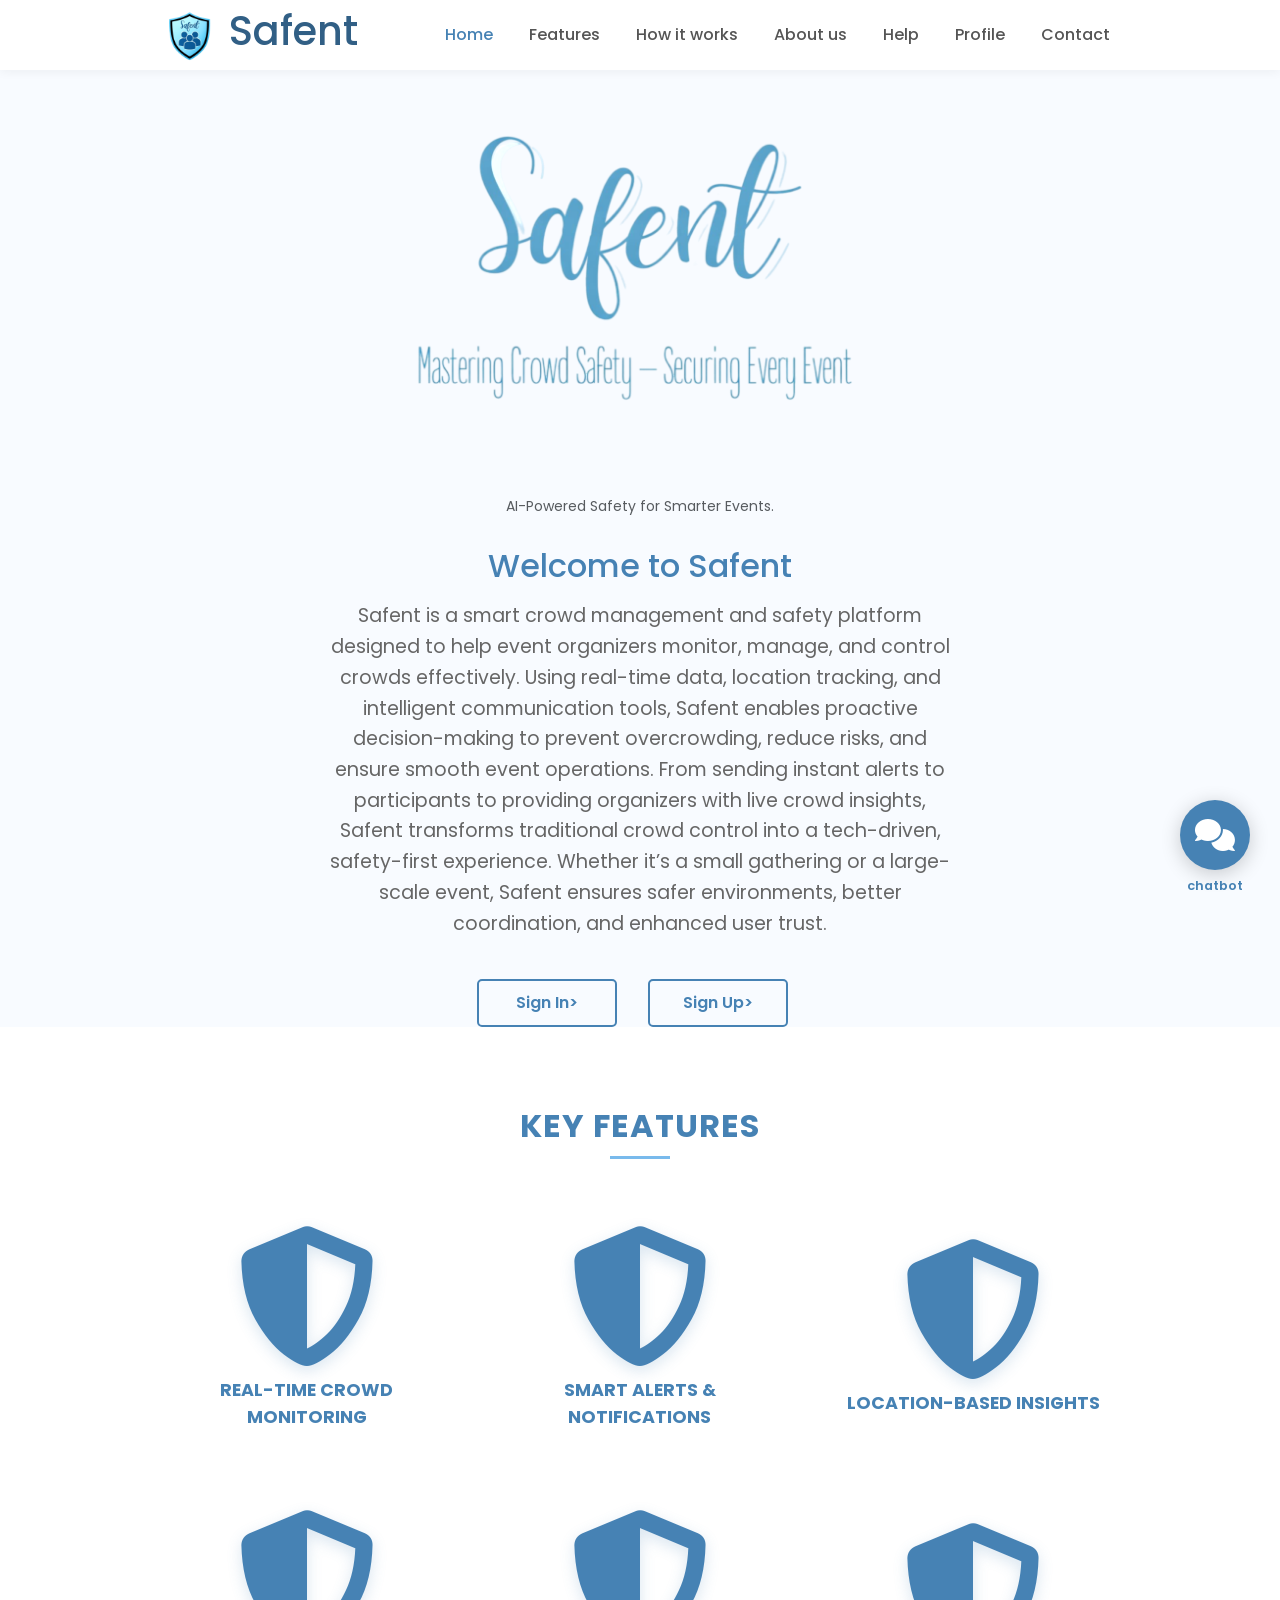
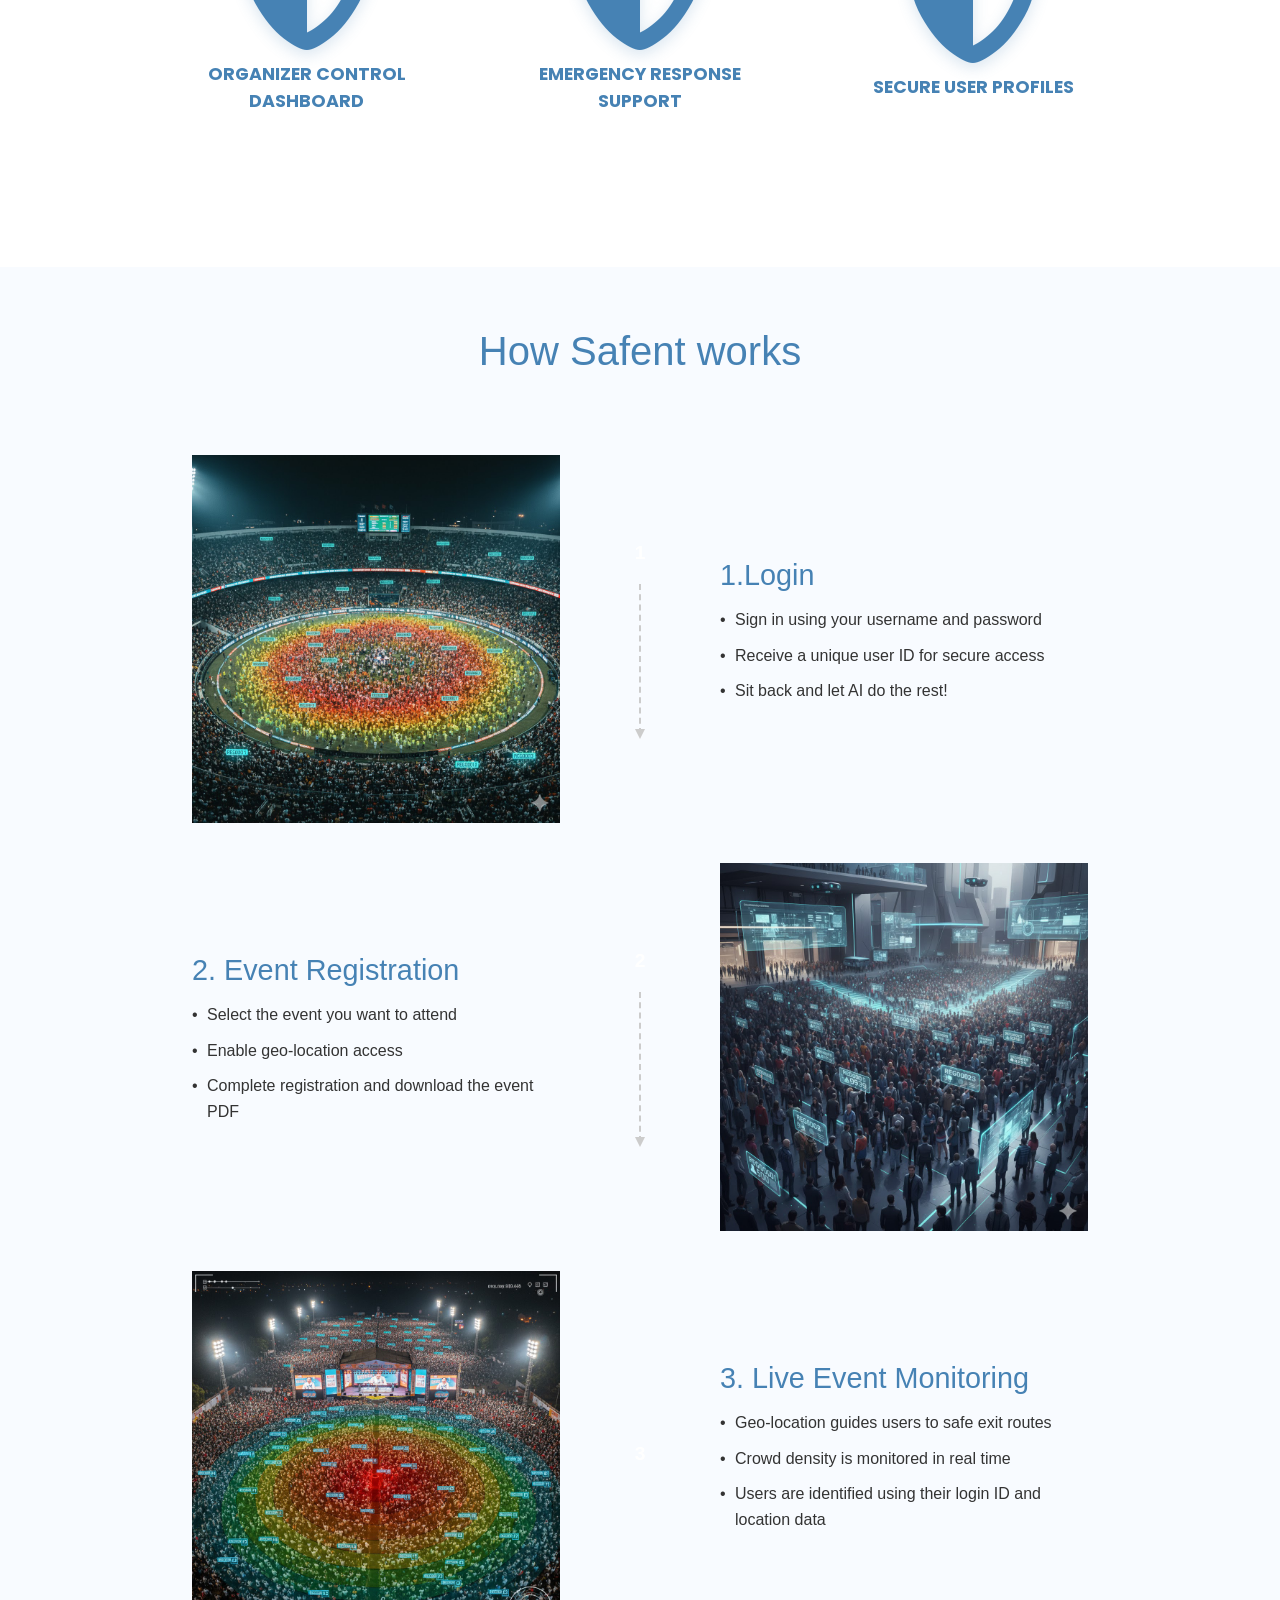
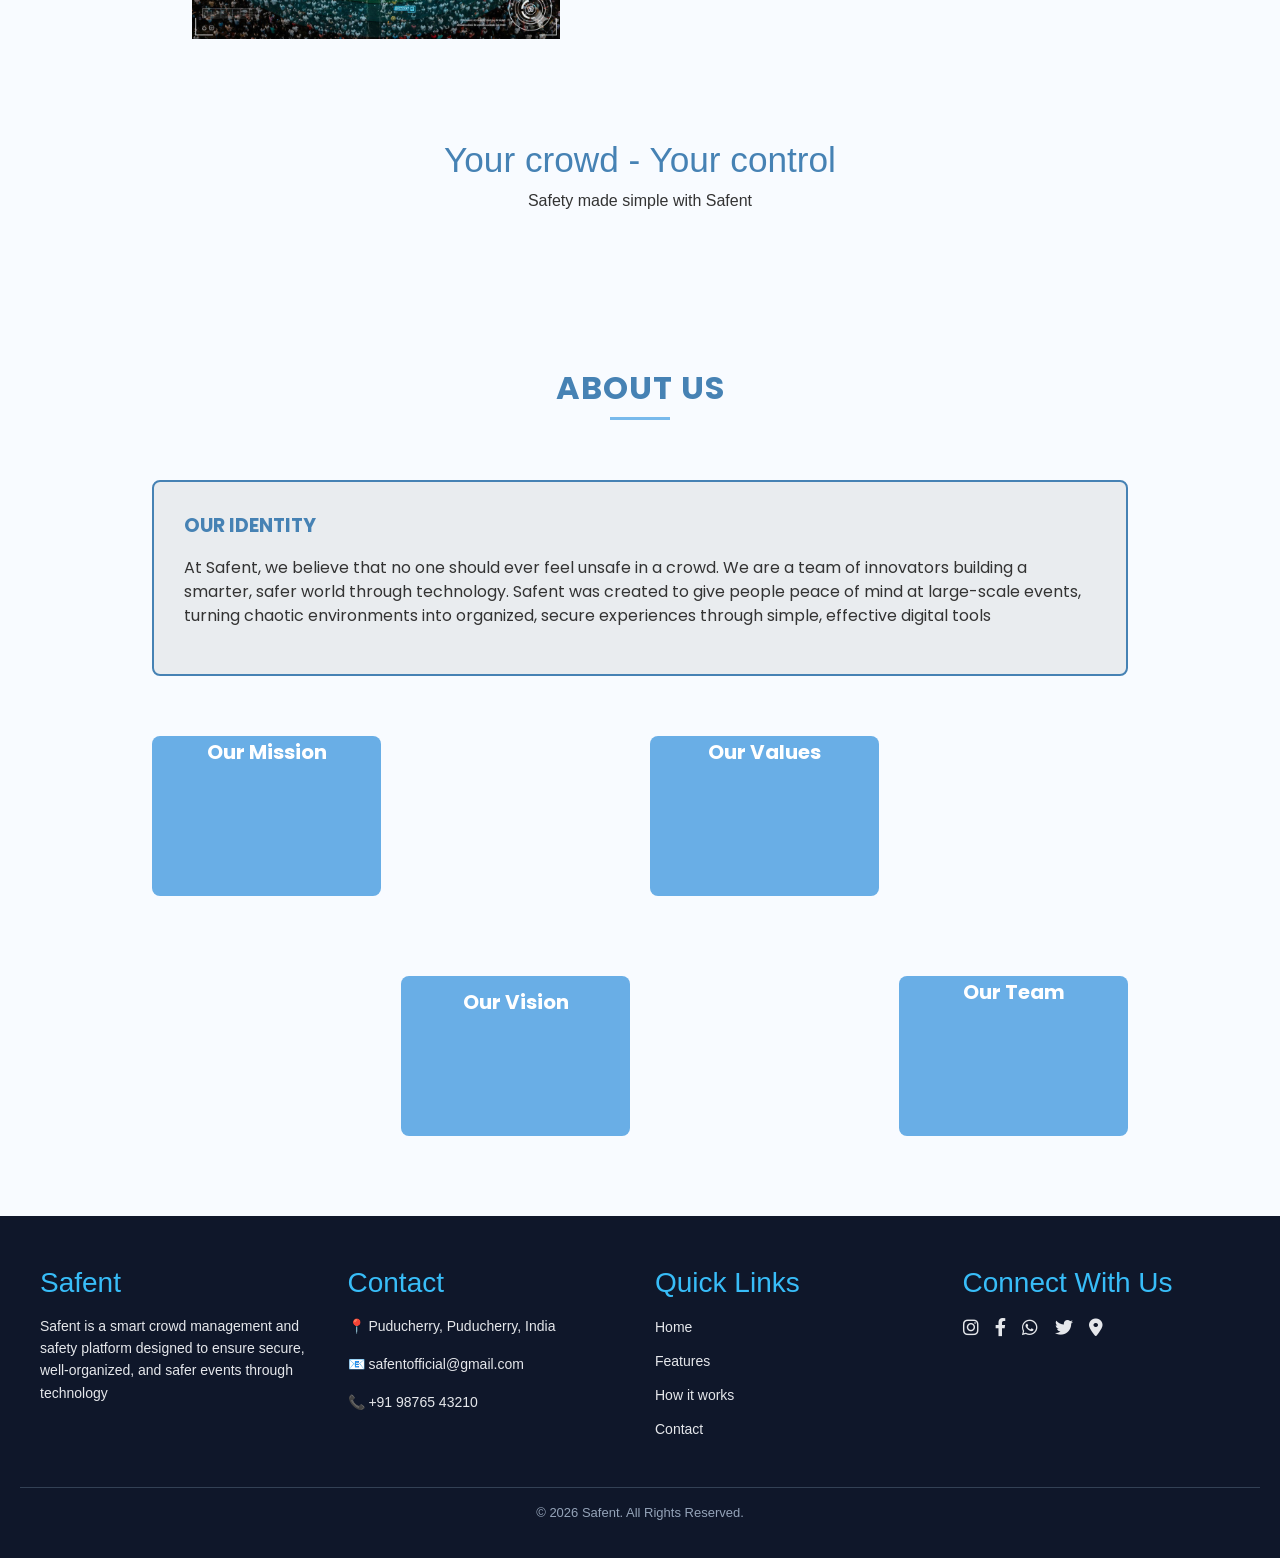
<file: index.html>
<!DOCTYPE html>
<html lang="en">
<head>
    <meta charset="UTF-8">
    <meta name="viewport" content="width=device-width, initial-scale=1.0">
    <title>Safent - Home</title>
    
    <link href="https://cdn.jsdelivr.net/npm/bootstrap@5.3.0/dist/css/bootstrap.min.css" rel="stylesheet">
    <link href="https://cdnjs.cloudflare.com/ajax/libs/font-awesome/6.0.0/css/all.min.css" rel="stylesheet">
    <link href="https://fonts.googleapis.com/css2?family=Poppins:wght@300;400;600&display=swap" rel="stylesheet">

    <style>
        :root {
            --primary-blue: #4682B4;       /* Steel Blue */
            --light-blue: #79BAEC;         /* Light Blue */
            --hover-blue: #315f85;         /* Darker shade for hover */
            --bg-color: #f8fbff;            /* Very light blue tint for background */
            --text-dark: #333333;
        }
        .nav-logo {
    height: 70px;
    transform: scale(1.6) translateY(4px);
    transform-origin: left center;
}



        .navbar-brand {
        display: flex;
        align-items: center;
        gap: 10px;
        font-weight: 700;
        font-size: 1.5rem;
        }

        body {
            font-family: 'Poppins', sans-serif;
            background-color: var(--bg-color);
            color: var(--text-dark);
            overflow-x: hidden;
            /* Added smooth scroll for better UX */
            scroll-behavior: smooth;
        }

        /* --- Navbar Styling --- */
        /* Fix navbar height */
        .navbar {
        height: 70px;                 /* fixed navbar height */
        padding: 0;                   /* remove extra padding */
        background-color: #fff;
        box-shadow: 0 2px 10px rgba(0,0,0,0.05);
        }
        

        

        .nav-link {
            color: #555 !important;
            font-weight: 500;
            margin: 0 10px;
            position: relative;
            transition: color 0.3s ease;
        }

        .nav-link:hover, .nav-link.active {
            color: var(--primary-blue) !important;
        }

        .nav-link::after {
            content: '';
            position: absolute;
            width: 0;
            height: 2px;
            bottom: 0;
            left: 0;
            background-color: var(--primary-blue);
            transition: width 0.3s ease;
        }

        .nav-link:hover::after {
            width: 100%;
        }
        .navbar .container {
    height: 100%;
    display: flex;
    align-items: center;
}


        /* --- Hero Section Styling --- */
        .hero-section {
            display: flex; 
            flex-direction: column; 
            align-items: center;    
            justify-content: center; 
            min-height: 80vh;       
            padding-top: 80px;      
            text-align: center;     
        }

        .hero-content {
            max-width: 800px;
            opacity: 0; 
            transform: translateY(20px);
            animation: fadeInUp 1s ease-out forwards;
        }

        .image-placeholder-box {
            
            max-width: 100%; 
            margin: 0 auto 30px auto; 
            border: none;
            padding: 0px;
            border-radius: 12px;
            
        }

        

        .hero-description {
            font-size: 1.2rem;
            color: #666;
            margin-bottom: 2.5rem;
            line-height: 1.6;
            margin-left: 10px;
            margin-right: 10px;
        }
/* --- Buttons --- */
        .btn-custom {
            padding: 10px 30px;
            border-radius: 5px;
            font-weight: 600;
            transition: all 0.3s ease;
            text-transform: capitalize;
            min-width: 140px;
        }

        .btn-primary-custom {
            background-color: var(--primary-blue);
            border: 2px solid var(--primary-blue);
            color: #fff;
        }

        .btn-primary-custom:hover {
            background-color: var(--hover-blue);
            border-color: var(--hover-blue);
            box-shadow: 0 4px 15px rgba(70, 130, 180, 0.3);
        }

        .btn-outline-custom {
            background-color: transparent;
            border: 2px solid var(--primary-blue);
            color: var(--primary-blue);
            margin-right: 15px;
        }

        .btn-outline-custom:hover {
            background-color: var(--primary-blue);
            color: #fff;
        }

        /* --- Floating Chatbot --- */
        .chatbot-fab {
            position: fixed;
            bottom: 30px;
            right: 30px;
            background-color: var(--primary-blue);
            color: white;
            width: 70px;
            height: 70px;
            border-radius: 50%;
            display: flex;
            align-items: center;
            justify-content: center;
            box-shadow: 0 4px 20px rgba(0,0,0,0.2);
            cursor: pointer;
            transition: all 0.3s cubic-bezier(0.175, 0.885, 0.32, 1.275);
            z-index: 1000;
            border: none;
        }

        .chatbot-fab:hover {
            transform: scale(1.1) rotate(5deg);
            background-color: var(--light-blue);
        }

        .chatbot-label {
            position: absolute;
            bottom: -25px;
            font-size: 0.8rem;
            font-weight: 600;
            color: var(--primary-blue);
            width: 100%;
            text-align: center;
        }

        @keyframes fadeInUp {
            to {
                opacity: 1;
                transform: translateY(0);
            }
        }

        /* --- FEATURES SECTION STYLES --- */
        .features-section {
            padding: 80px 0;
            background-color: #fff;
            position: relative;
        }

        .section-title {
            color: var(--primary-blue);
            font-weight: 700;
            margin-bottom: 60px;
            text-transform: uppercase;
            letter-spacing: 1px;
            position: relative;
            display: inline-block;
        }

        .section-title::after {
            content: '';
            display: block;
            width: 60px;
            height: 3px;
            background: var(--light-blue);
            margin: 10px auto 0;
        }

        /* --- THE SHIELD ANIMATION CONTAINER --- */
        .feature-card {
            position: relative;
            width: 100%;
            max-width: 280px;
            height: 220px; 
            margin: 0 auto 40px; 
            perspective: 1000px;
            cursor: pointer;
        }

        /* The Content Box Hidden initially */
        .feature-content {
            position: absolute;
            top: 0;
            left: 0;
            width: 100%;
            height: 100%;
            display: flex;
            flex-direction: column;
            justify-content: center;
            align-items: center;
            text-align: center;
            padding: 20px;
            z-index: 1; 
            opacity: 0;
            transform: scale(0.9);
            transition: all 0.4s ease-in-out;
            background: #fff;
            border: 2px solid var(--primary-blue);
            border-radius: 12px;
            box-shadow: 0 10px 30px rgba(70, 130, 180, 0.1);
        }

        /* The Full Shield Wrapper */
        .shield-wrapper {
            position: absolute;
            top: 0;
            left: 0;
            width: 100%;
            height: 100%;
            z-index: 10;
            display: flex;
            flex-direction: column;
            justify-content: center;
            align-items: center;
            transition: all 0.4s ease-in-out;
            background-color: transparent;
        }

        .shield-wrapper i {
            font-size: 140px; 
            color: var(--primary-blue); 
            text-shadow: 0 5px 15px rgba(70, 130, 180, 0.2);
            transition: all 0.4s ease-in-out;
        }

        .shield-label {
            margin-top: 10px;
            color: var(--primary-blue);
            font-weight: 700;
            font-size: 1.1rem;
            text-transform: uppercase;
            transition: all 0.4s ease-in-out;
        }

        /* --- HOVER EFFECTS --- */
        /* When cursor touches the card: shield disappears */
        .feature-card:hover .shield-wrapper {
            opacity: 0;
            transform: scale(1.1);
            pointer-events: none;
        }

        /* When cursor touches the card: content appears */
        .feature-card:hover .feature-content {
            opacity: 1;
            transform: scale(1);
        }



.how-it-works {
  font-family: 'Helvetica Neue', Arial, sans-serif;
  padding: 60px 20px;
  color: var(--text-dark);
}

.container {
  max-width: 1000px;
  margin: 0 auto;
}

.main-title {
  text-align: center;
  color: var(--primary-blue);
  font-size: 2.5rem;
  margin-bottom: 80px;
}

.steps-wrapper {
  position: relative;
}

.step-row {
  display: flex;
  align-items: center;
  margin-bottom: 40px;
}

/* This creates the alternating layout */
.step-row.reverse {
  flex-direction: row-reverse;
}

.step-image, .step-text {
  flex: 1;
  padding: 0 40px;
}

.step-image img {
  max-width: 100%;
  height: auto;
}

/* Centered Numbers and Connecting Arrows */
.step-number-col {
  width: 80px;
  display: flex;
  flex-direction: column;
  align-items: center;
  position: relative;
}

.number-circle {
  background-color: var(--step-green);
  color: white;
  width: 40px;
  height: 40px;
  border-radius: 50%;
  display: flex;
  align-items: center;
  justify-content: center;
  font-weight: bold;
  font-size: 1.2rem;
  z-index: 2;
}

.arrow-down {
  width: 2px;
  height: 150px; /* Adjust based on your content height */
  border-left: 2px dashed #ccc;
  margin: 10px 0;
  position: relative;
}

/* Arrowhead */
.arrow-down::after {
  content: '';
  position: absolute;
  bottom: -5px;
  left: -6px;
  border-left: 5px solid transparent;
  border-right: 5px solid transparent;
  border-top: 10px solid #ccc;
}

/* Typography */
.step-text h2 {
  color: var(--primary-blue);
  font-size: 1.8rem;
  margin-bottom: 15px;
}

.step-text ul {
  list-style: none;
  padding: 0;
}

.step-text li {
  color: var(--text-light);
  margin-bottom: 10px;
  line-height: 1.6;
  position: relative;
  padding-left: 15px;
}

.step-text li::before {
  content: "•";
  position: absolute;
  left: 0;
  color: var(--text-dark);
}

.footer-cta {
  text-align: center;
  margin-top: 100px;
}

.footer-cta h2 {
  color: var(--primary-blue);
  font-size: 2.2rem;
}

/* Mobile Responsiveness */
@media (max-width: 768px) {
  .step-row, .step-row.reverse {
    flex-direction: column;
    text-align: center;
  }
  .step-number-col {
    margin: 20px 0;
  }
  .arrow-down {
    display: none; /* Remove arrows on mobile for cleaner look */
  }
}

        /* --- ABOUT US SECTION --- */
        .about-section {
            padding: 80px 0;
            background-color: #f8fbff;
        }

        .about-desc-box {
            background: #e9ecef;
            border: 2px solid var(--primary-blue);
            border-radius: 8px;
            padding: 30px;
            max-width: 1000px;
            margin: 0 auto 60px;
            text-align: left;
        }

        .desc-title {
            font-weight: 700;
            color: var(--primary-blue);
            margin-bottom: 15px;
            text-transform: uppercase;
            font-size: 1.2rem;
        }

        .about-grid-container {
            display: flex;
            justify-content: center;
            gap: 20px;
            height: 400px; 
            max-width: 1100px;
            margin: 0 auto;
        }

        .info-card {
            flex: 1; 
            max-width: 240px;
            background: #69aee6;
            border-radius: 8px;
            padding: 25px;
            transition: all 0.5s cubic-bezier(0.4, 0, 0.2, 1);
            display: flex;
            flex-direction: column;
            justify-content: center;
            cursor: pointer;
            height: 160px; 
        }

        .info-card h5 { font-weight: 700; margin-bottom: 10px; }
        .info-card p { font-size: 0.85rem; opacity: 0; transition: 0.4s; }

        .box-top { align-self: flex-start; }
        .box-top:hover { height: 350px; background-color: var(--primary-blue); color: white; }
        .box-bottom { align-self: flex-end; }
        .box-bottom:hover { height: 350px; background-color: var(--light-blue); color: white; }
        .info-card:hover p { opacity: 1; }

        @media (max-width: 768px) {
            .btn-custom { width: 100%; margin-bottom: 10px; }
            .btn-outline-custom { margin-right: 0; }
            .about-grid-container { flex-direction: column; height: auto; align-items: center; }
            .info-card { width: 100%; max-width: 100%; margin-bottom: 15px; }
        }


        .footer {
  background-color: #0f172a;
  color: #e5e7eb;
  padding: 50px 20px 20px;
  font-family: Arial, sans-serif;
}

.footer-container {
  display: grid;
  grid-template-columns: repeat(auto-fit, minmax(220px, 1fr));
  gap: 30px;
  max-width: 1200px;
  margin: auto;
}

.footer-box h3 {
  margin-bottom: 15px;
  color: #38bdf8;
}

.footer-box p {
  font-size: 14px;
  line-height: 1.6;
}

.footer-box ul {
  list-style: none;
  padding: 0;
}

.footer-box ul li {
  margin-bottom: 10px;
}

.footer-box ul li a {
  color: #e5e7eb;
  text-decoration: none;
  font-size: 14px;
}

.footer-box ul li a:hover {
  color: #38bdf8;
}

.social-icons a {
  display: inline-block;
  margin-right: 12px;
  font-size: 18px;
  color: #e5e7eb;
  transition: 0.3s;
}

.social-icons a:hover {
  color: #38bdf8;
}

.footer-bottom {
  text-align: center;
  margin-top: 30px;
  padding-top: 15px;
  border-top: 1px solid #334155;
  font-size: 13px;
  color: #94a3b8;
}

    </style>
</head>
<body>

    <nav class="navbar navbar-expand-lg navbar-light fixed-top">
        <div class="container">
            <a class="navbar-brand" href="#">
                <img src="Safent-logo.png" alt="Safent Logo" class="nav-logo"> 
                <h1 style="color: #315f85;">&nbsp;&nbsp;Safent</h1>
            </a>
            
            <button class="navbar-toggler" type="button" data-bs-toggle="collapse" data-bs-target="#navbarNav">
                <span class="navbar-toggler-icon"></span>
            </button>

            <div class="collapse navbar-collapse justify-content-end" id="navbarNav">
                <ul class="navbar-nav">
                    <li class="nav-item"><a class="nav-link active" href="#">Home</a></li>
                    <li class="nav-item"><a class="nav-link" href="#features">Features</a></li>
                    <li class="nav-item"><a class="nav-link" href="#how-it-works">How it works</a></li>
                    <li class="nav-item"><a class="nav-link" href="#about">About us</a></li>
                    <li class="nav-item"><a class="nav-link" href="#">Help</a></li>
                    <li class="nav-item"><a class="nav-link" href="#">Profile</a></li>
                    <li class="nav-item"><a class="nav-link" href="#">Contact</a></li>
                </ul>
            </div>
        </div>
    </nav>

   <section class="hero-section">
    <div class="container">
        <div class="row justify-content-center">
            <div class="col-lg-8 col-md-10 text-center">
                <div class="image-placeholder-box mx-auto"> 
                    <img src="SAFENT-BG.png" alt="Safent App Interface" class="img-fluid rounded" style="max-height: 400px;">
                    <p class="mt-3 mb-0 text-muted small">AI-Powered Safety for Smarter Events.</p>
                </div>
                <h2 class="mb-3" style="color: #4682B4;">Welcome to Safent</h2>
                 <p class="hero-description">Safent is a smart crowd management and safety platform designed to help event organizers monitor, manage, and control crowds effectively. Using real-time data, location tracking, and intelligent communication tools, Safent enables proactive decision-making to prevent overcrowding, reduce risks, and ensure smooth event operations.

From sending instant alerts to participants to providing organizers with live crowd insights, Safent transforms traditional crowd control into a tech-driven, safety-first experience. Whether it’s a small gathering or a large-scale event, Safent ensures safer environments, better coordination, and enhanced user trust.</p>
                <div class="d-flex justify-content-center gap-3">
                    <a href="Singnin_Dash.html" <button class="btn btn-custom btn-outline-custom">Sign In</button>></a>
                    <a href="Signup_dash.html"<button class="btn btn-custom btn-outline-custom">Sign Up</button>></a>
                </div>
            </div>
        </div>
    </div>
</section>

    <button class="chatbot-fab" id="chatbotBtn" title="Chat with us">
        <i class="fas fa-comments fa-2x"></i>
        <span class="chatbot-label">chatbot</span>
    </button>

    <section class="features-section" id="features">
    <div class="container text-center">
        <h2 class="section-title">Key Features</h2>
        
        <div class="row justify-content-center">
            <div class="col-md-4 col-sm-6 mb-4">
                <div class="feature-card">
                    <div class="shield-wrapper">
                        <i class="fa-sharp fa-solid fa-shield"></i>
                        <span class="shield-label">Real-Time Crowd Monitoring</span>
                    </div>
                    <div class="feature-content">
                        <h6>Real-Time Crowd Monitoring</h6>
                        <p>Track crowd density live to prevent overcrowding and ensure smooth movement.</p>
                    </div>
                </div>
            </div>

            <div class="col-md-4 col-sm-6 mb-4">
                <div class="feature-card">
                    <div class="shield-wrapper">
                        <i class="fa-sharp fa-solid fa-shield"></i>
                        <span class="shield-label">Smart Alerts & Notifications</span>
                    </div>
                    <div class="feature-content">
                        <h6>Smart Alerts & Notifications</h6>
                        <p>Instantly communicate safety updates and instructions to participants</p>
                    </div>
                </div>
            </div>

            <div class="col-md-4 col-sm-6 mb-4">
                <div class="feature-card">
                    <div class="shield-wrapper">
                        <i class="fa-sharp fa-solid fa-shield"></i>
                        <span class="shield-label">Location-Based Insights</span>
                    </div>
                    <div class="feature-content">
                        <h6>Location-Based Insights</h6>
                        <p>Use geo-data to identify high-risk zones and manage them proactively</p>
                    </div>
                </div>
            </div>
        </div> 

        <div class="row justify-content-center">
            <div class="col-md-4 col-sm-6 mb-4">
                <div class="feature-card">
                    <div class="shield-wrapper">
                        <i class="fa-sharp fa-solid fa-shield"></i>
                        <span class="shield-label">Organizer Control Dashboard</span>
                    </div>
                    <div class="feature-content">
                        <h6>Organizer Control Dashboard</h6>
                        <p>A centralized dashboard for complete event and crowd oversight</p>
                    </div>
                </div>
            </div>

            <div class="col-md-4 col-sm-6 mb-4">
                <div class="feature-card">
                    <div class="shield-wrapper">
                        <i class="fa-sharp fa-solid fa-shield"></i>
                        <span class="shield-label">Emergency Response Support</span>
                    </div>
                    <div class="feature-content">
                        <h6>Emergency Response Support</h6>
                        <p>Quickly detect incidents and trigger rapid response actions</p>
                    </div>
                </div>
            </div>

            <div class="col-md-4 col-sm-6 mb-4">
                <div class="feature-card">
                    <div class="shield-wrapper">
                        <i class="fa-sharp fa-solid fa-shield"></i>
                        <span class="shield-label">Secure User Profiles</span>
                    </div>
                    <div class="feature-content">
                        <h6>Secure User Profiles</h6>
                        <p>Verified profiles for organizers and participants to ensure trusted access</p>
                    </div>
                </div>
            </div>

        </div> 
    </div>
</section>
<section class="how-it-works" id="how-it-works">
  <div class="container">
    <h1 class="main-title">How Safent works</h1>

    <div class="steps-wrapper">
      <div class="step-row">
        <div class="step-image">
          <img src="crowd1.jpg" alt="AI Creation Illustration">
        </div>
        <div class="step-number-col">
          <div class="number-circle">1</div>
          <div class="arrow-down"></div>
        </div>
        <div class="step-text">
          <h2>1.Login</h2>
          <ul>
            <li>Sign in using your username and password</li>
            <li>Receive a unique user ID for secure access</li>
            <li>Sit back and let AI do the rest!</li>
          </ul>
        </div>
      </div>

      <div class="step-row reverse">
        <div class="step-image">
          <img src="crowd.jpg" alt="Customization Illustration">
        </div>
        <div class="step-number-col">
          <div class="number-circle">2</div>
          <div class="arrow-down"></div>
        </div>
        <div class="step-text">
          <h2>2. Event Registration</h2>
          <ul>
            <li>Select the event you want to attend</li>
            <li>Enable geo-location access</li>
            <li>Complete registration and download the event PDF</li>
        </ul>
        </div>
      </div>

      <div class="step-row">
        <div class="step-image">
          <img src="crowd2.jpg" alt="Publish Illustration">
        </div>
        <div class="step-number-col">
          <div class="number-circle">3</div>
        </div>
        <div class="step-text">
          <h2>3. Live Event Monitoring</h2>
          <ul>
            <li>Geo-location guides users to safe exit routes</li>
            <li>Crowd density is monitored in real time</li>
            <li>Users are identified using their login ID and location data</li>
        </ul>
        </div>
      </div>
    </div>

    <div class="footer-cta">
      <h2>Your crowd - Your control</h2>
      <p>Safety made simple with Safent</p>
    </div>
  </div>
</section>

<section class="about-section" id="about">
    <div class="container text-center">
        <h2 class="section-title">About Us</h2>

        <div class="about-desc-box">
            <div class="desc-title">Our Identity</div>
            <p class="static-text">
                At Safent, we believe that no one should ever feel unsafe in a crowd. We are a team of innovators building a smarter, safer world through technology. Safent was created to give people peace of mind at large-scale events, turning chaotic environments into organized, secure experiences through simple, effective digital tools
            </p>
        </div>

        <div class="about-grid-container">
            <div class="info-card box-top">
                <h5 style="color: white;">Our Mission</h5>
                <p>To provide ironclad security for every digital interaction, ensuring peace of mind for users worldwide.</p>
            </div>
            <div class="info-card box-bottom">
                <h5 style="color: white;">Our Vision</h5>
                <p>Creating a future where digital privacy is a default setting, not a premium feature for the few.</p>
            </div>
            <div class="info-card box-top">
                <h5 style="color: white;">Our Values</h5>
                <p>We prioritize transparency, integrity, and innovation in every line of code we write for Safent.</p>
            </div>
            <div class="info-card box-bottom">
                <h5 style="color: white;">Our Team</h5>
                <p>A diverse collective of security experts and designers working together to protect your digital footprint.</p>
            </div>
        </div>
    </div>
</section>
            <footer class="footer">
  <div class="footer-container">

    <div class="footer-box">
      <h3>Safent</h3>
      <p>
        Safent is a smart crowd management and safety platform designed to
        ensure secure, well-organized, and safer events through technology
      </p>
    </div>

    <div class="footer-box">
      <h3>Contact</h3>
      <p>📍 Puducherry, Puducherry, India</p>
      <p>📧 safentofficial@gmail.com</p>
      <p>📞 +91 98765 43210</p>
    </div>

    <div class="footer-box">
      <h3>Quick Links</h3>
      <ul>
        <li><a href="#">Home</a></li>
        <li><a href="#">Features</a></li>
        <li><a href="#">How it works</a></li>
        <li><a href="#">Contact</a></li>
      </ul>
    </div>

    <div class="footer-box">
      <h3>Connect With Us</h3>
      <div class="social-icons">
        <a href="#"><i class="fab fa-instagram"></i></a>
        <a href="#"><i class="fab fa-facebook-f"></i></a>
        <a href="#"><i class="fab fa-whatsapp"></i></a>
        <a href="#"><i class="fab fa-twitter"></i></a>
        <a href="#"><i class="fas fa-map-marker-alt"></i></a>
      </div>
    </div>

  </div>

  <div class="footer-bottom">
    <p>© 2026 Safent. All Rights Reserved.</p>
  </div>
</footer>




    <script src="https://cdn.jsdelivr.net/npm/bootstrap@5.3.0/dist/js/bootstrap.bundle.min.js"></script>
    
    <script>
        document.addEventListener("DOMContentLoaded", function() {
            const chatBtn = document.getElementById('chatbotBtn');
            chatBtn.addEventListener('click', function() {
                let chatMsg = document.createElement('div');
                chatMsg.style.position = 'fixed';
                chatMsg.style.bottom = '110px';
                chatMsg.style.right = '30px';
                chatMsg.style.background = '#fff';
                chatMsg.style.padding = '15px';
                chatMsg.style.borderRadius = '10px';
                chatMsg.style.boxShadow = '0 5px 15px rgba(0,0,0,0.1)';
                chatMsg.style.borderLeft = '4px solid #4682B4';
                chatMsg.innerHTML = '<strong>Hello!</strong><br>How can Safent help you today?';
                chatMsg.style.animation = 'fadeInUp 0.5s forwards';
                
                document.body.appendChild(chatMsg);

                setTimeout(() => {
                    chatMsg.style.opacity = '0';
                    chatMsg.style.transition = 'opacity 0.5s ease';
                    setTimeout(() => chatMsg.remove(), 500);
                }, 4000);
            });
        });
    </script>
</body>

</html>
</file>
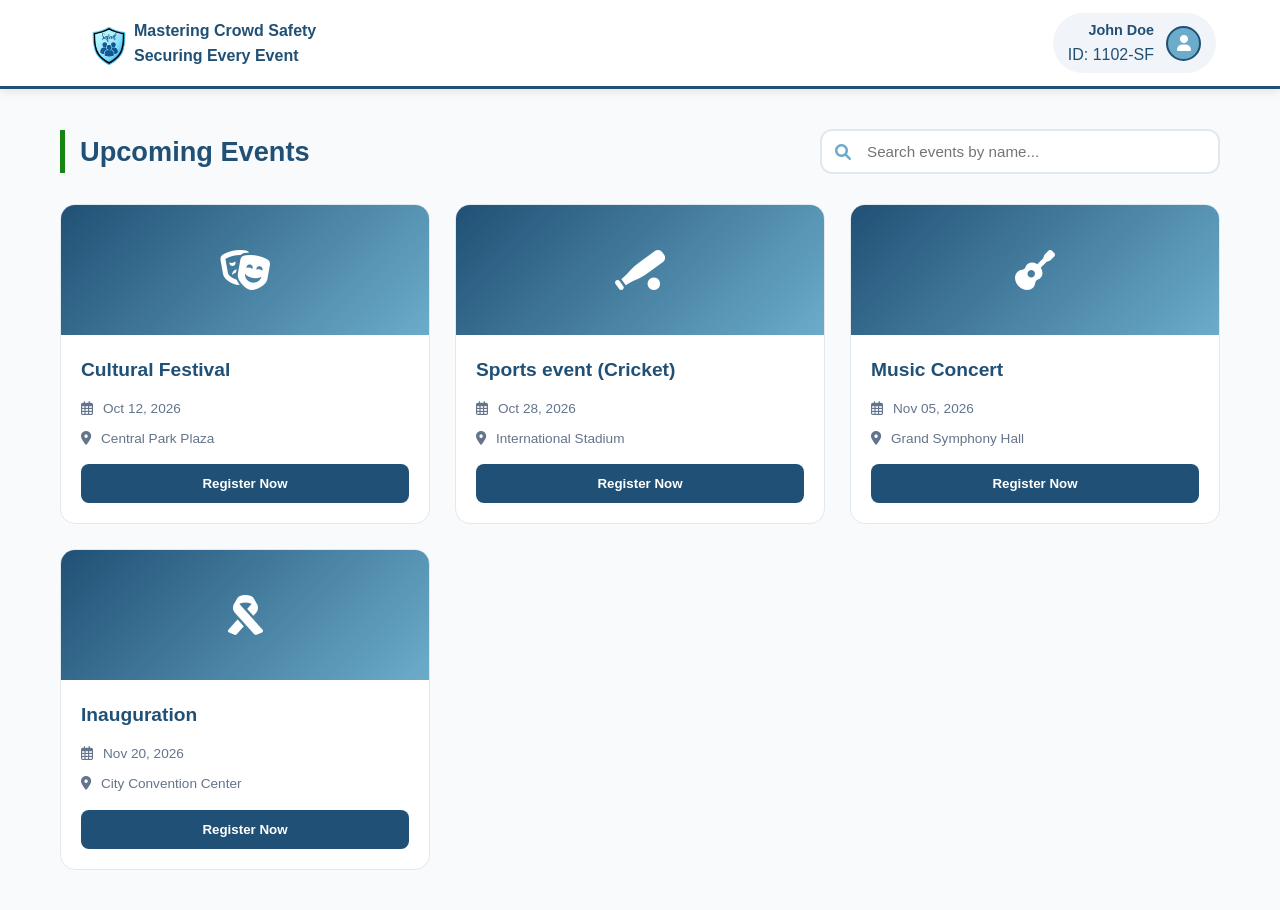
<file: Dashboard_verification.html>
<!DOCTYPE html>
<html lang="en">
<head>
    <meta charset="UTF-8">
    <meta name="viewport" content="width=device-width, initial-scale=1.0">
    <title>Mastering Crowd Safety | Event Portal</title>
    <link rel="stylesheet" href="https://cdnjs.cloudflare.com/ajax/libs/font-awesome/6.0.0/css/all.min.css">
    <style>
        :root {
            --primary: #205075;
            --accent: #158611;
            --light-blue: #6cacca;
            --deep-teal: #154861; /* New color from your request */
            --bg-gray: #f8fafc;
            --white: #ffffff;
            --text-dark: #205075;
        ;
        }

        * { box-sizing: border-box; margin: 0; padding: 0; }

        body {
            font-family: 'Segoe UI', Roboto, Helvetica, Arial, sans-serif;
            background-color: var(--bg-gray);
            color: var(--text-dark);
            line-height: 1.6;
        }

        /* --- Header & Navigation --- */
      .navbar {
            display: flex;
            justify-content: space-between;
            align-items: center;
            padding: 0.8rem 5%;
            background: var(--white);
            box-shadow: 0 2px 10px rgba(0,0,0,0.1);
            position: sticky;
            top: 0;
            z-index: 1000;
            border-bottom: 3px solid var(--primary);
        }
.logo-group {
    display: flex;
    flex-direction: row;
    align-items: center; /* Centers everything vertically */
    gap: 12px;
}
        /* Update this container */
.logo-container {
    width: 90px;        /* Increased from 66px to make it bigger */
    height: 90px;       /* Increased height */
    position: absolute; /* Allows it to overlap without pushing the header down */
    top: 5px;           /* Adjusts vertical position within the navbar */
    left: 5%;           /* Matches your navbar padding */
    display: flex;
    align-items: center;
    justify-content: center;
    z-index: 1001;      /* Ensures it stays on top of the navbar shadow */
}

/* Update the logo image itself */
.main-logo {
    width: 100%;
    height: 100%;
    object-fit: contain;
}

/* Add this to move the text to the right so the bigger logo doesn't cover it */
.header-text {
    font font-weight: 700;
    margin-left: 70px; /* Adjust this based on your new logo width */
}

        /* --- Profile Section --- */
        .profile-container { position: relative; cursor: pointer; }
        .user-profile {
            display: flex; align-items: center; gap: 12px;
            background: #f1f5f9; padding: 6px 15px; border-radius: 30px;
            transition: background 0.3s;
        }
        .user-profile:hover { background: #e2e8f0; }
        .user-info { text-align: right; }
        .user-info .name { display: block; font-weight: 700; font-size: 0.9rem; color: var(--primary); }
        .avatar { width: 35px; height: 35px; background: var(--light-blue); border-radius: 50%; border: 2px solid var(--primary); display: flex; align-items: center; justify-content: center; color: white; }

        /* --- Dropdown Menu --- */
        .dropdown-menu {
            position: absolute; top: calc(100% + 10px); right: 0;
            width: 200px; background: var(--white); border-radius: 12px;
            box-shadow: 0 10px 25px rgba(0,0,0,0.15); border: 1px solid #e2e8f0;
            display: none; flex-direction: column; padding: 10px 0; z-index: 1100;
        }
        .dropdown-menu.active { display: flex; animation: slideDown 0.2s ease-out; }
        @keyframes slideDown { from { opacity: 0; transform: translateY(-10px); } to { opacity: 1; transform: translateY(0); } }
        .dropdown-item { padding: 12px 20px; display: flex; align-items: center; gap: 12px; text-decoration: none; color: var(--text-dark); font-size: 0.9rem; }
        .dropdown-item:hover { background: #f8fafc; color: var(--primary); }

        /* --- Main Content --- */
        .container { max-width: 1200px; margin: 40px auto; padding: 0 20px; }
        .section-header { display: flex; justify-content: space-between; align-items: center; margin-bottom: 30px; flex-wrap: wrap; gap: 20px; }
        .section-header h2 { color: var(--primary); font-size: 1.7rem; border-left: 5px solid var(--accent); padding-left: 15px; }
        
        .search-wrapper { position: relative; width: 100%; max-width: 400px; }
        .search-wrapper i { position: absolute; left: 15px; top: 50%; transform: translateY(-50%); color: var(--light-blue); }
        .search-input {
            width: 100%; padding: 12px 20px 12px 45px;
            border: 2px solid #e2e8f0; border-radius: 12px; font-size: 0.95rem;
            transition: 0.3s; outline: none;
        }

        .search-input:focus { border-color: var(--primary); box-shadow: 0 0 0 3px rgba(32, 80, 117, 0.1); }
        /* --- Event Grid --- */
        .event-grid { display: grid; grid-template-columns: repeat(auto-fill, minmax(280px, 1fr)); gap: 25px; }
        .card { background: var(--white); border-radius: 15px; overflow: hidden; border: 1px solid #e2e8f0; transition: all 0.3s ease; }
        .card:hover { transform: translateY(-8px); box-shadow: 0 15px 30px rgba(0,0,0,0.1); }
        .card-banner { height: 130px; background: linear-gradient(135deg, var(--primary), var(--light-blue)); display: flex; align-items: center; justify-content: center; color: white; font-size: 2.5rem; }
        .card-content { padding: 20px; }
        .card-content h3 { color: var(--primary); margin-bottom: 12px; font-size: 1.2rem; }
        .event-info { display: flex; align-items: center; gap: 10px; color: #64748b; font-size: 0.85rem; margin-bottom: 8px; }

        .btn-register {
            display: block; width: 100%; padding: 12px; margin-top: 15px;
            background-color: var(--primary); color: white; text-align: center;
            border-radius: 8px; font-weight: 700; border: none; cursor: pointer; transition: 0.3s;
        }
        .btn-register:hover { background-color: var(--accent); }

        /* --- INNOVATIVE VERIFICATION MODAL --- */
        .modal-overlay {
            position: fixed; top: 0; left: 0; width: 100%; height: 100%;
            background: rgba(21, 72, 97, 0.85); /* Deep Teal transparency */
            display: none; align-items: center; justify-content: center;
            z-index: 2000; backdrop-filter: blur(8px);
        }
        .modal-box {
            background: var(--white); padding: 40px; border-radius: 20px;
            max-width: 500px; width: 90%; text-align: center;
            border: 3px solid var(--light-blue);
            animation: popIn 0.3s cubic-bezier(0.68, -0.55, 0.27, 1.55);
        }
        @keyframes popIn { from { transform: scale(0.8); opacity: 0; } to { transform: scale(1); opacity: 1; } }
        
        .modal-box h3 { color: var(--primary); margin-bottom: 15px; }
        .event-name-tag { 
            display: block; font-size: 1.5rem; color: var(--deep-teal); 
            font-weight: 800; margin: 15px 0; padding: 10px;
            background: #f0f7ff; border-radius: 10px;
        }

        .modal-actions { display: flex; gap: 15px; justify-content: center; margin-top: 25px; }
        .btn-yes { background: var(--primary); color: white; padding: 12px 40px; border-radius: 8px; border: none; cursor: pointer; font-weight: bold; }
        .btn-no { background: #e2e8f0; color: var(--text-dark); padding: 12px 40px; border-radius: 8px; border: none; cursor: pointer; font-weight: bold; }
        .btn-yes:hover { background: var(--accent); }
        .btn-no:hover { background: #cbd5e1; }

        .logo-link, .logo-link:visited {
    color: inherit; /* Keeps your text the original colors */
    cursor: pointer; 
}
    </style>
</head>
<body>

 <nav class="navbar">
<a href="Dashboard_verification.html" class="logo-link" style="text-decoration: none; display: flex; align-items: center;">
 <div class="logo-group">
 <div class="logo-container">
 <img src="Safent-logo.png" alt="Safent Logo" class="main-logo">
 </div>
 <div class="header-text">
 <p><strong>Mastering Crowd Safety</strong></p>
 <p><strong>Securing Every Event</strong></p>
</div>
</div>
</a> 
        <div class="profile-container" id="profileToggle">
            <div class="user-profile">
                <div class="user-info">
                    <span class="name">John Doe</span>
                    <span class="id">ID: 1102-SF</span>
                </div>
                <div class="avatar"><i class="fas fa-user"></i></div>
            </div>
            <div class="dropdown-menu" id="dropdownMenu">
                <a href="MyAccount.html" class="dropdown-item"><i class="fas fa-user-circle"></i> My Account</a>
                <a href="Settings.html" class="dropdown-item"><i class="fas fa-cog"></i> Settings</a>
                <a href="logout.html" class="dropdown-item" style="color:red;"><i class="fas fa-sign-out-alt"></i> Logout</a>
            </div>
        </div>
    </nav>

    <main class="container">
            <header class="section-header">
            <h2>Upcoming Events</h2>
            <div class="search-wrapper">
                <i class="fas fa-search"></i>
                <input type="text" id="eventSearch" class="search-input" placeholder="Search events by name...">
            </div>
        </header>
        </header>
        <div class="event-grid" id="eventGrid"></div>
    </main>

    <div class="modal-overlay" id="verificationModal">
        <div class="modal-box">
            <h3>Are you sure you want to register?</h3>
            <span id="modalEventName" class="event-name-tag"></span>
            <div class="modal-actions">
                <button class="btn-yes" onclick="confirmRegistration()">Yes</button>
                <button class="btn-no" onclick="closeModal()">No</button>
            </div>
        </div>
    </div>

    <script>
        const events = [
            { title: "Cultural Festival", icon: "fa-masks-theater", date: "Oct 12, 2026", location: "Central Park Plaza" },
            { title: "Sports event (Cricket)", icon: "fa-baseball-bat-ball", date: "Oct 28, 2026", location: "International Stadium" },
            { title: "Music Concert", icon: "fa-guitar", date: "Nov 05, 2026", location: "Grand Symphony Hall" },
            { title: "Inauguration", icon: "fa-ribbon", date: "Nov 20, 2026", location: "City Convention Center" }
        ];

        const grid = document.getElementById('eventGrid');
        const searchInput = document.getElementById('eventSearch');
        const profileToggle = document.getElementById('profileToggle');
        const dropdownMenu = document.getElementById('dropdownMenu');
        const modal = document.getElementById('verificationModal');
        const modalName = document.getElementById('modalEventName');

        // --- Dropdown Logic ---
        profileToggle.addEventListener('click', (e) => {
            e.stopPropagation();
            dropdownMenu.classList.toggle('active');
        });

        window.addEventListener('click', () => {
            dropdownMenu.classList.remove('active');
        });

        // --- Display Events ---
        function displayEvents(data) {
            grid.innerHTML = data.map(ev => `
                <div class="card">
                    <div class="card-banner"><i class="fas ${ev.icon}"></i></div>
                    <div class="card-content">
                        <h3>${ev.title}</h3>
                        <div class="event-info"><i class="far fa-calendar-alt"></i> <span>${ev.date}</span></div>
                        <div class="event-info"><i class="fas fa-map-marker-alt"></i> <span>${ev.location}</span></div>
                        <button class="btn-register" onclick="triggerVerification('${ev.title}')">Register Now</button>
                    </div>
                </div>
            `).join('');
        }

        // --- Modal Functions ---
        function triggerVerification(name) {
            modalName.innerText = name;
            modal.style.display = 'flex';
        }

        function closeModal() {
            modal.style.display = 'none';
        }

        function confirmRegistration() {
            window.location.href = "Role.html";
        }

        displayEvents(events);

        // Search Filter
        searchInput.addEventListener('input', (e) => {
            const term = e.target.value.toLowerCase();
            const filtered = events.filter(ev => ev.title.toLowerCase().includes(term));
            displayEvents(filtered);
        });
    </script>
</body>
</html>
</file>
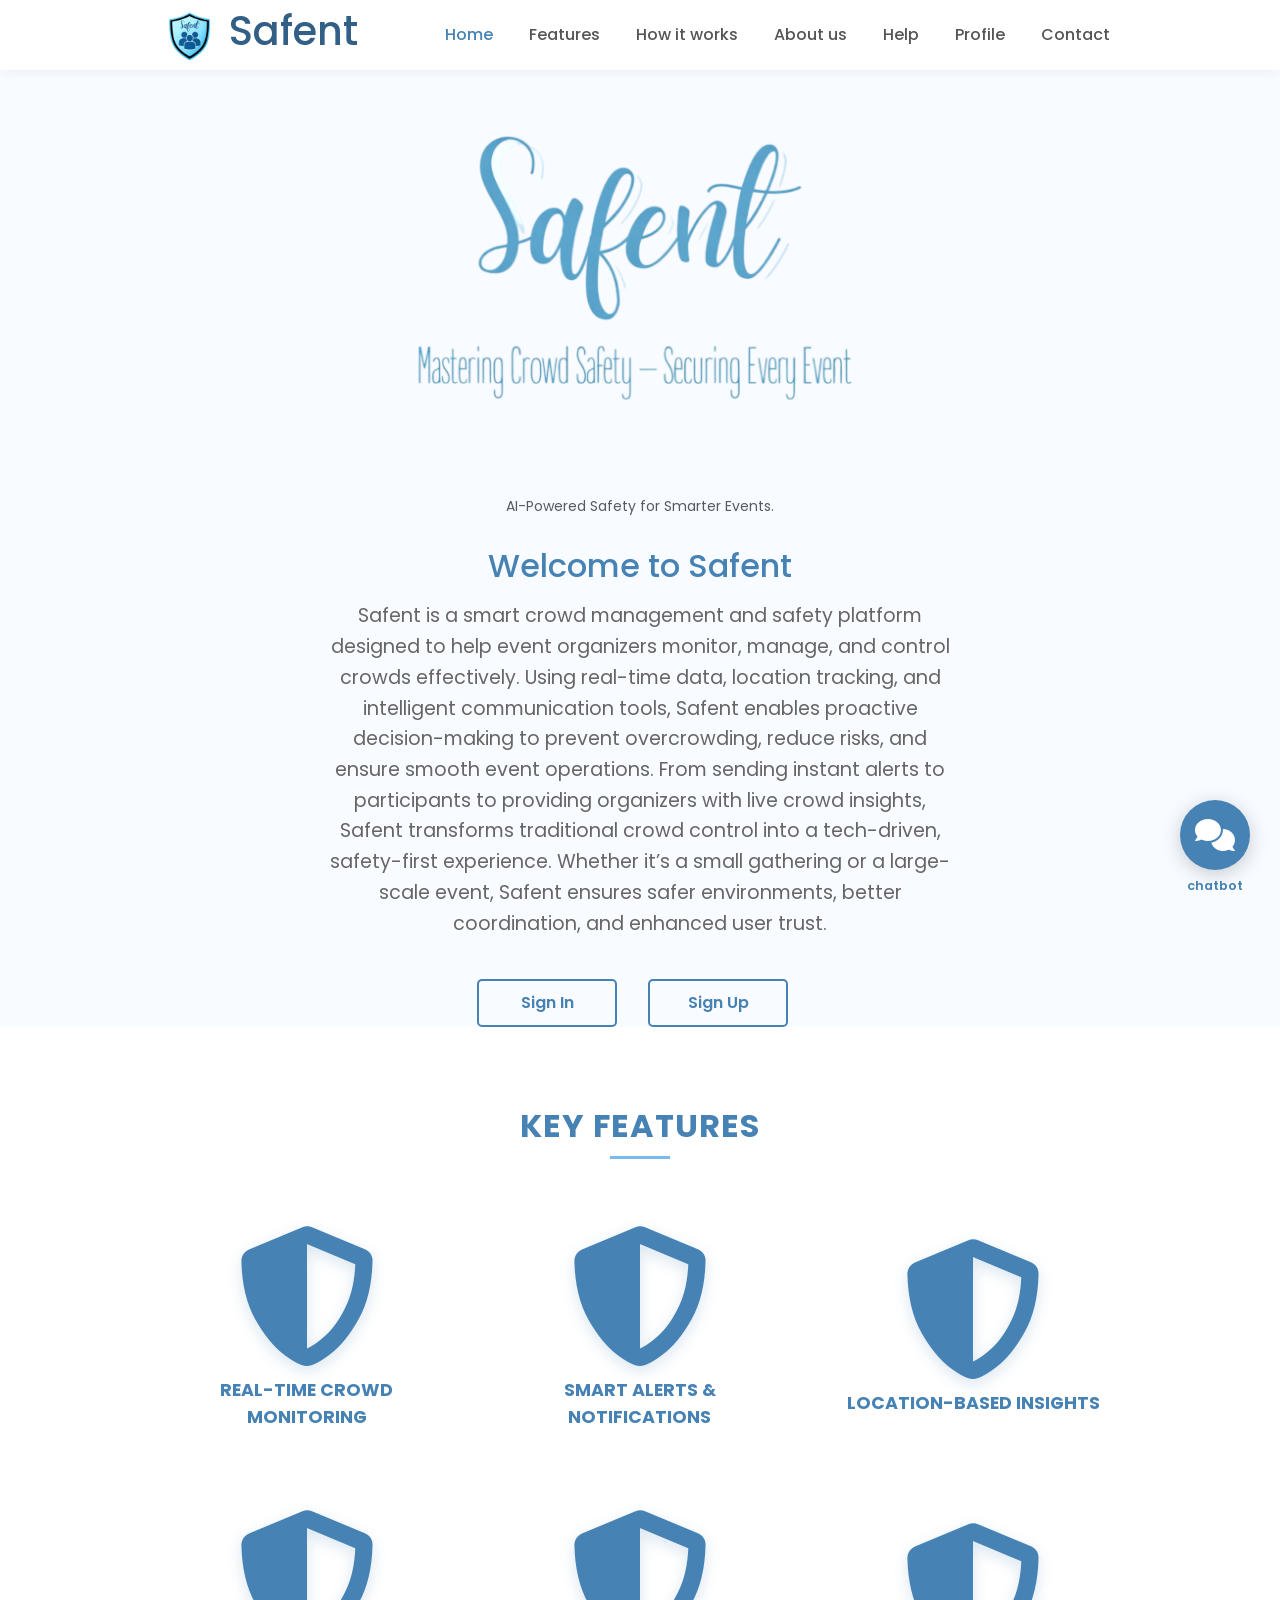
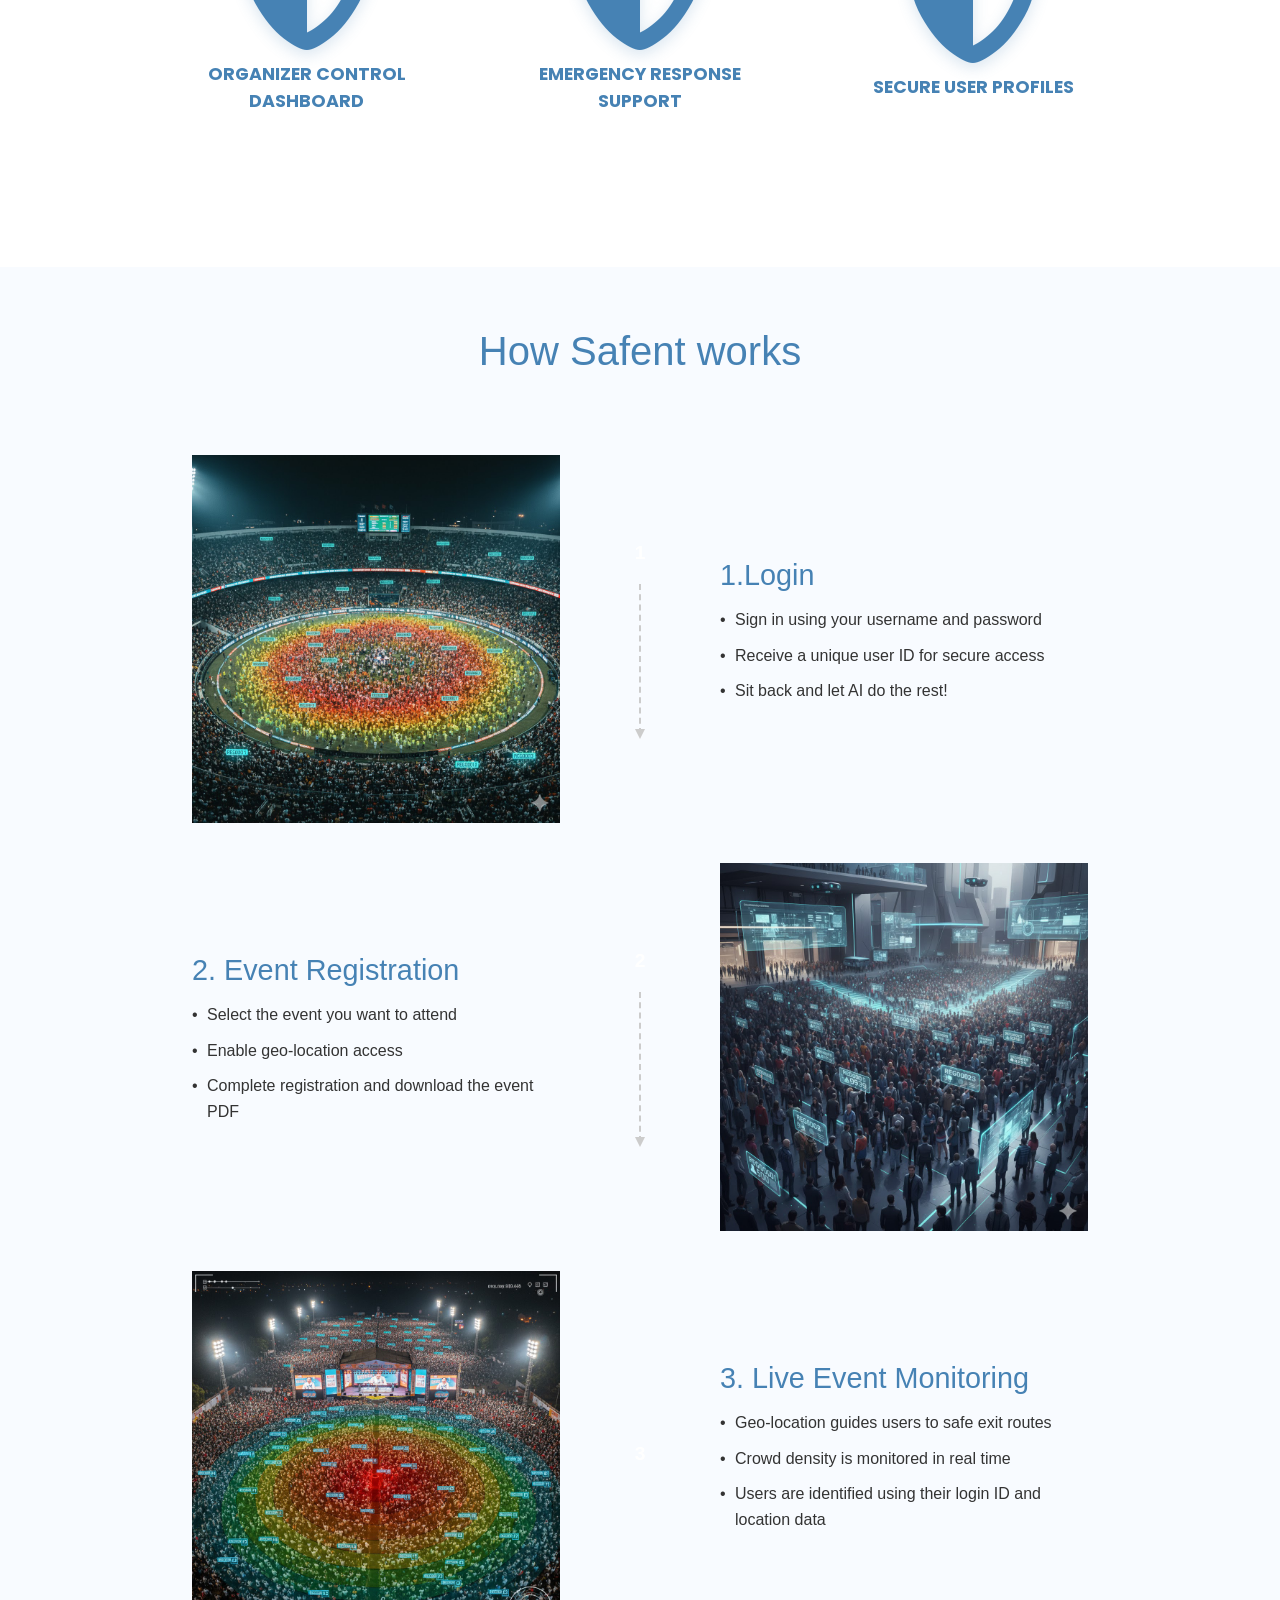
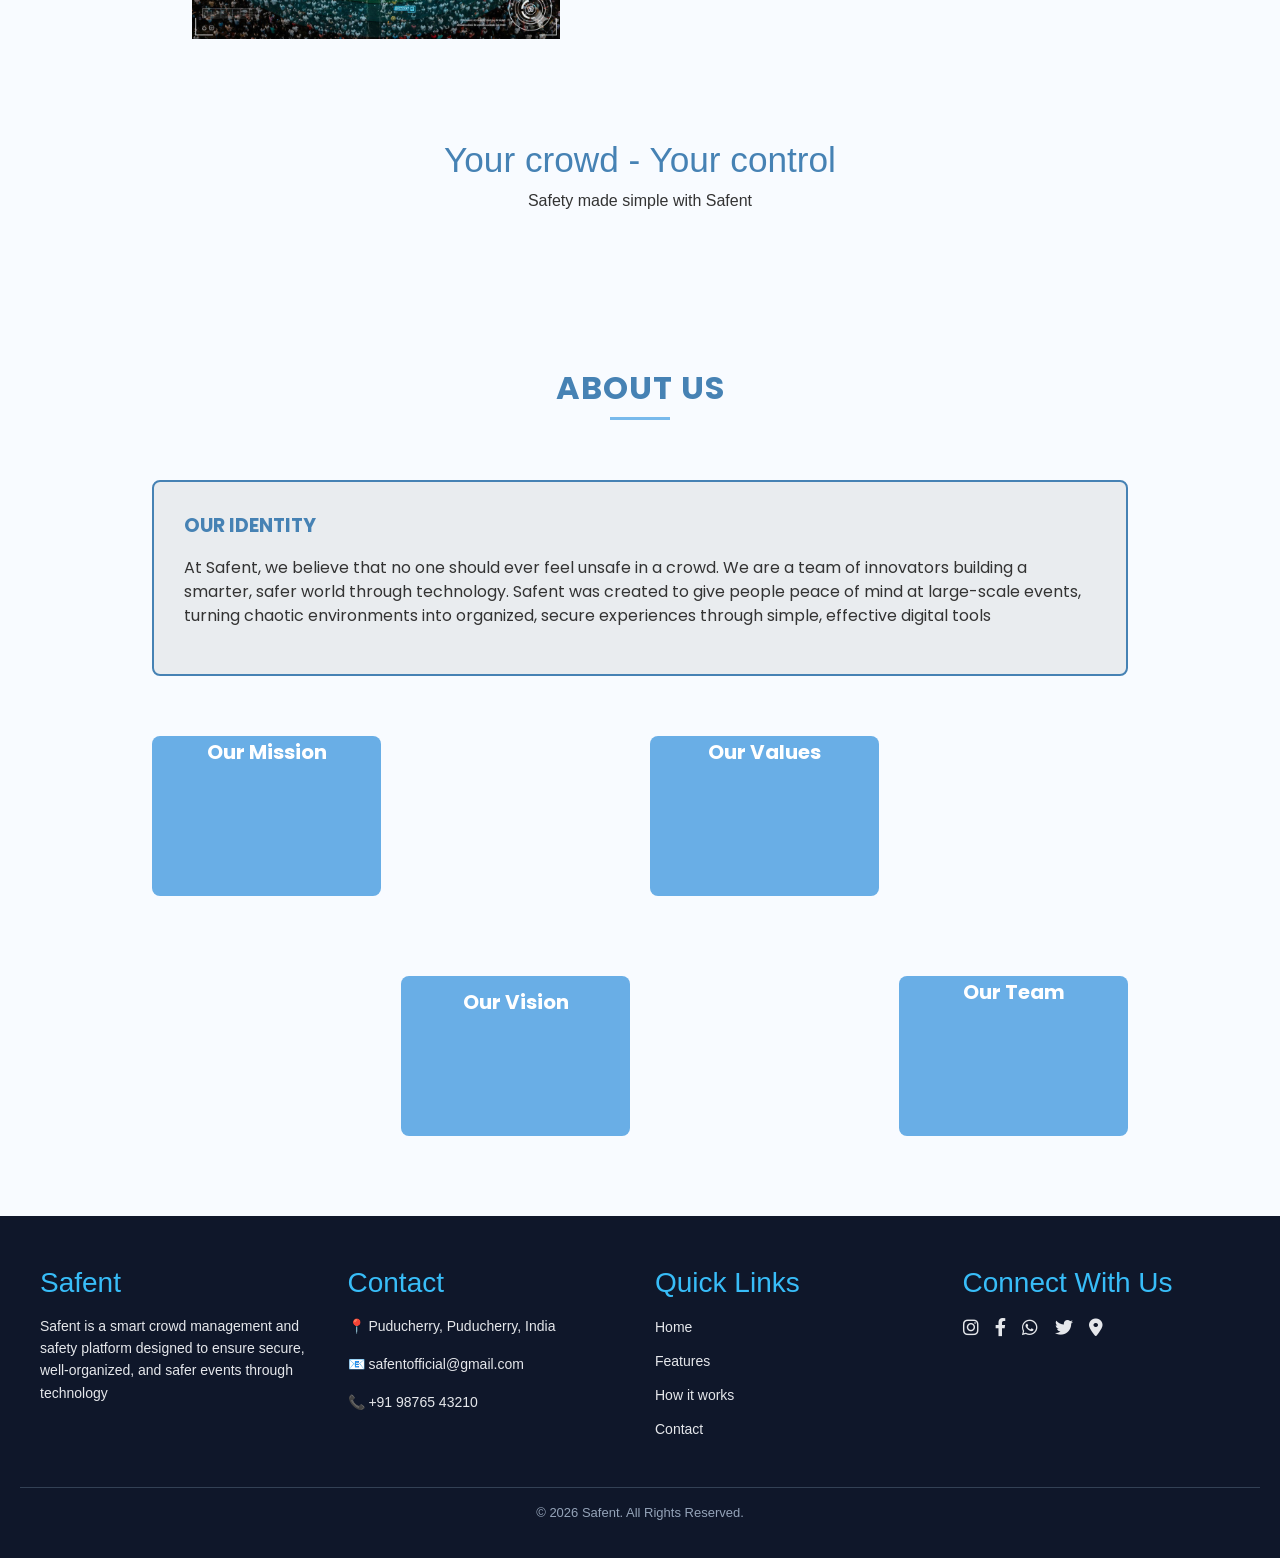
<file: home.html>
<!DOCTYPE html>
<html lang="en">
<head>
    <meta charset="UTF-8">
    <meta name="viewport" content="width=device-width, initial-scale=1.0">
    <title>Safent - Home</title>
    
    <link href="https://cdn.jsdelivr.net/npm/bootstrap@5.3.0/dist/css/bootstrap.min.css" rel="stylesheet">
    <link href="https://cdnjs.cloudflare.com/ajax/libs/font-awesome/6.0.0/css/all.min.css" rel="stylesheet">
    <link href="https://fonts.googleapis.com/css2?family=Poppins:wght@300;400;600&display=swap" rel="stylesheet">

    <style>
        :root {
            --primary-blue: #4682B4;       /* Steel Blue */
            --light-blue: #79BAEC;         /* Light Blue */
            --hover-blue: #315f85;         /* Darker shade for hover */
            --bg-color: #f8fbff;            /* Very light blue tint for background */
            --text-dark: #333333;
        }
        .nav-logo {
    height: 70px;
    transform: scale(1.6) translateY(4px);
    transform-origin: left center;
}



        .navbar-brand {
        display: flex;
        align-items: center;
        gap: 10px;
        font-weight: 700;
        font-size: 1.5rem;
        }

        body {
            font-family: 'Poppins', sans-serif;
            background-color: var(--bg-color);
            color: var(--text-dark);
            overflow-x: hidden;
            /* Added smooth scroll for better UX */
            scroll-behavior: smooth;
        }

        /* --- Navbar Styling --- */
        /* Fix navbar height */
        .navbar {
        height: 70px;                 /* fixed navbar height */
        padding: 0;                   /* remove extra padding */
        background-color: #fff;
        box-shadow: 0 2px 10px rgba(0,0,0,0.05);
        }
        

        

        .nav-link {
            color: #555 !important;
            font-weight: 500;
            margin: 0 10px;
            position: relative;
            transition: color 0.3s ease;
        }

        .nav-link:hover, .nav-link.active {
            color: var(--primary-blue) !important;
        }

        .nav-link::after {
            content: '';
            position: absolute;
            width: 0;
            height: 2px;
            bottom: 0;
            left: 0;
            background-color: var(--primary-blue);
            transition: width 0.3s ease;
        }

        .nav-link:hover::after {
            width: 100%;
        }
        .navbar .container {
    height: 100%;
    display: flex;
    align-items: center;
}


        /* --- Hero Section Styling --- */
        .hero-section {
            display: flex; 
            flex-direction: column; 
            align-items: center;    
            justify-content: center; 
            min-height: 80vh;       
            padding-top: 80px;      
            text-align: center;     
        }

        .hero-content {
            max-width: 800px;
            opacity: 0; 
            transform: translateY(20px);
            animation: fadeInUp 1s ease-out forwards;
        }

        .image-placeholder-box {
            
            max-width: 100%; 
            margin: 0 auto 30px auto; 
            border: none;
            padding: 0px;
            border-radius: 12px;
            
        }

        

        .hero-description {
            font-size: 1.2rem;
            color: #666;
            margin-bottom: 2.5rem;
            line-height: 1.6;
            margin-left: 10px;
            margin-right: 10px;
        }
/* --- Buttons --- */
        .btn-custom {
            padding: 10px 30px;
            border-radius: 5px;
            font-weight: 600;
            transition: all 0.3s ease;
            text-transform: capitalize;
            min-width: 140px;
        }

        .btn-primary-custom {
            background-color: var(--primary-blue);
            border: 2px solid var(--primary-blue);
            color: #fff;
        }

        .btn-primary-custom:hover {
            background-color: var(--hover-blue);
            border-color: var(--hover-blue);
            box-shadow: 0 4px 15px rgba(70, 130, 180, 0.3);
        }

        .btn-outline-custom {
            background-color: transparent;
            border: 2px solid var(--primary-blue);
            color: var(--primary-blue);
            margin-right: 15px;
        }

        .btn-outline-custom:hover {
            background-color: var(--primary-blue);
            color: #fff;
        }

        /* --- Floating Chatbot --- */
        .chatbot-fab {
            position: fixed;
            bottom: 30px;
            right: 30px;
            background-color: var(--primary-blue);
            color: white;
            width: 70px;
            height: 70px;
            border-radius: 50%;
            display: flex;
            align-items: center;
            justify-content: center;
            box-shadow: 0 4px 20px rgba(0,0,0,0.2);
            cursor: pointer;
            transition: all 0.3s cubic-bezier(0.175, 0.885, 0.32, 1.275);
            z-index: 1000;
            border: none;
        }

        .chatbot-fab:hover {
            transform: scale(1.1) rotate(5deg);
            background-color: var(--light-blue);
        }

        .chatbot-label {
            position: absolute;
            bottom: -25px;
            font-size: 0.8rem;
            font-weight: 600;
            color: var(--primary-blue);
            width: 100%;
            text-align: center;
        }

        @keyframes fadeInUp {
            to {
                opacity: 1;
                transform: translateY(0);
            }
        }

        /* --- FEATURES SECTION STYLES --- */
        .features-section {
            padding: 80px 0;
            background-color: #fff;
            position: relative;
        }

        .section-title {
            color: var(--primary-blue);
            font-weight: 700;
            margin-bottom: 60px;
            text-transform: uppercase;
            letter-spacing: 1px;
            position: relative;
            display: inline-block;
        }

        .section-title::after {
            content: '';
            display: block;
            width: 60px;
            height: 3px;
            background: var(--light-blue);
            margin: 10px auto 0;
        }

        /* --- THE SHIELD ANIMATION CONTAINER --- */
        .feature-card {
            position: relative;
            width: 100%;
            max-width: 280px;
            height: 220px; 
            margin: 0 auto 40px; 
            perspective: 1000px;
            cursor: pointer;
        }

        /* The Content Box Hidden initially */
        .feature-content {
            position: absolute;
            top: 0;
            left: 0;
            width: 100%;
            height: 100%;
            display: flex;
            flex-direction: column;
            justify-content: center;
            align-items: center;
            text-align: center;
            padding: 20px;
            z-index: 1; 
            opacity: 0;
            transform: scale(0.9);
            transition: all 0.4s ease-in-out;
            background: #fff;
            border: 2px solid var(--primary-blue);
            border-radius: 12px;
            box-shadow: 0 10px 30px rgba(70, 130, 180, 0.1);
        }

        /* The Full Shield Wrapper */
        .shield-wrapper {
            position: absolute;
            top: 0;
            left: 0;
            width: 100%;
            height: 100%;
            z-index: 10;
            display: flex;
            flex-direction: column;
            justify-content: center;
            align-items: center;
            transition: all 0.4s ease-in-out;
            background-color: transparent;
        }

        .shield-wrapper i {
            font-size: 140px; 
            color: var(--primary-blue); 
            text-shadow: 0 5px 15px rgba(70, 130, 180, 0.2);
            transition: all 0.4s ease-in-out;
        }

        .shield-label {
            margin-top: 10px;
            color: var(--primary-blue);
            font-weight: 700;
            font-size: 1.1rem;
            text-transform: uppercase;
            transition: all 0.4s ease-in-out;
        }

        /* --- HOVER EFFECTS --- */
        /* When cursor touches the card: shield disappears */
        .feature-card:hover .shield-wrapper {
            opacity: 0;
            transform: scale(1.1);
            pointer-events: none;
        }

        /* When cursor touches the card: content appears */
        .feature-card:hover .feature-content {
            opacity: 1;
            transform: scale(1);
        }



.how-it-works {
  font-family: 'Helvetica Neue', Arial, sans-serif;
  padding: 60px 20px;
  color: var(--text-dark);
}

.container {
  max-width: 1000px;
  margin: 0 auto;
}

.main-title {
  text-align: center;
  color: var(--primary-blue);
  font-size: 2.5rem;
  margin-bottom: 80px;
}

.steps-wrapper {
  position: relative;
}

.step-row {
  display: flex;
  align-items: center;
  margin-bottom: 40px;
}

/* This creates the alternating layout */
.step-row.reverse {
  flex-direction: row-reverse;
}

.step-image, .step-text {
  flex: 1;
  padding: 0 40px;
}

.step-image img {
  max-width: 100%;
  height: auto;
}

/* Centered Numbers and Connecting Arrows */
.step-number-col {
  width: 80px;
  display: flex;
  flex-direction: column;
  align-items: center;
  position: relative;
}

.number-circle {
  background-color: var(--step-green);
  color: white;
  width: 40px;
  height: 40px;
  border-radius: 50%;
  display: flex;
  align-items: center;
  justify-content: center;
  font-weight: bold;
  font-size: 1.2rem;
  z-index: 2;
}

.arrow-down {
  width: 2px;
  height: 150px; /* Adjust based on your content height */
  border-left: 2px dashed #ccc;
  margin: 10px 0;
  position: relative;
}

/* Arrowhead */
.arrow-down::after {
  content: '';
  position: absolute;
  bottom: -5px;
  left: -6px;
  border-left: 5px solid transparent;
  border-right: 5px solid transparent;
  border-top: 10px solid #ccc;
}

/* Typography */
.step-text h2 {
  color: var(--primary-blue);
  font-size: 1.8rem;
  margin-bottom: 15px;
}

.step-text ul {
  list-style: none;
  padding: 0;
}

.step-text li {
  color: var(--text-light);
  margin-bottom: 10px;
  line-height: 1.6;
  position: relative;
  padding-left: 15px;
}

.step-text li::before {
  content: "•";
  position: absolute;
  left: 0;
  color: var(--text-dark);
}

.footer-cta {
  text-align: center;
  margin-top: 100px;
}

.footer-cta h2 {
  color: var(--primary-blue);
  font-size: 2.2rem;
}

/* Mobile Responsiveness */
@media (max-width: 768px) {
  .step-row, .step-row.reverse {
    flex-direction: column;
    text-align: center;
  }
  .step-number-col {
    margin: 20px 0;
  }
  .arrow-down {
    display: none; /* Remove arrows on mobile for cleaner look */
  }
}

        /* --- ABOUT US SECTION --- */
        .about-section {
            padding: 80px 0;
            background-color: #f8fbff;
        }

        .about-desc-box {
            background: #e9ecef;
            border: 2px solid var(--primary-blue);
            border-radius: 8px;
            padding: 30px;
            max-width: 1000px;
            margin: 0 auto 60px;
            text-align: left;
        }

        .desc-title {
            font-weight: 700;
            color: var(--primary-blue);
            margin-bottom: 15px;
            text-transform: uppercase;
            font-size: 1.2rem;
        }

        .about-grid-container {
            display: flex;
            justify-content: center;
            gap: 20px;
            height: 400px; 
            max-width: 1100px;
            margin: 0 auto;
        }

        .info-card {
            flex: 1; 
            max-width: 240px;
            background: #69aee6;
            border-radius: 8px;
            padding: 25px;
            transition: all 0.5s cubic-bezier(0.4, 0, 0.2, 1);
            display: flex;
            flex-direction: column;
            justify-content: center;
            cursor: pointer;
            height: 160px; 
        }

        .info-card h5 { font-weight: 700; margin-bottom: 10px; }
        .info-card p { font-size: 0.85rem; opacity: 0; transition: 0.4s; }

        .box-top { align-self: flex-start; }
        .box-top:hover { height: 350px; background-color: var(--primary-blue); color: white; }
        .box-bottom { align-self: flex-end; }
        .box-bottom:hover { height: 350px; background-color: var(--light-blue); color: white; }
        .info-card:hover p { opacity: 1; }

        @media (max-width: 768px) {
            .btn-custom { width: 100%; margin-bottom: 10px; }
            .btn-outline-custom { margin-right: 0; }
            .about-grid-container { flex-direction: column; height: auto; align-items: center; }
            .info-card { width: 100%; max-width: 100%; margin-bottom: 15px; }
        }


        .footer {
  background-color: #0f172a;
  color: #e5e7eb;
  padding: 50px 20px 20px;
  font-family: Arial, sans-serif;
}

.footer-container {
  display: grid;
  grid-template-columns: repeat(auto-fit, minmax(220px, 1fr));
  gap: 30px;
  max-width: 1200px;
  margin: auto;
}

.footer-box h3 {
  margin-bottom: 15px;
  color: #38bdf8;
}

.footer-box p {
  font-size: 14px;
  line-height: 1.6;
}

.footer-box ul {
  list-style: none;
  padding: 0;
}

.footer-box ul li {
  margin-bottom: 10px;
}

.footer-box ul li a {
  color: #e5e7eb;
  text-decoration: none;
  font-size: 14px;
}

.footer-box ul li a:hover {
  color: #38bdf8;
}

.social-icons a {
  display: inline-block;
  margin-right: 12px;
  font-size: 18px;
  color: #e5e7eb;
  transition: 0.3s;
}

.social-icons a:hover {
  color: #38bdf8;
}

.footer-bottom {
  text-align: center;
  margin-top: 30px;
  padding-top: 15px;
  border-top: 1px solid #334155;
  font-size: 13px;
  color: #94a3b8;
}

    </style>
</head>
<body>

    <nav class="navbar navbar-expand-lg navbar-light fixed-top">
        <div class="container">
            <a class="navbar-brand" href="#">
                <img src="Safent-logo.png" alt="Safent Logo" class="nav-logo"> 
                <h1 style="color: #315f85;">&nbsp;&nbsp;Safent</h1>
            </a>
            
            <button class="navbar-toggler" type="button" data-bs-toggle="collapse" data-bs-target="#navbarNav">
                <span class="navbar-toggler-icon"></span>
            </button>

            <div class="collapse navbar-collapse justify-content-end" id="navbarNav">
                <ul class="navbar-nav">
                    <li class="nav-item"><a class="nav-link active" href="#">Home</a></li>
                    <li class="nav-item"><a class="nav-link" href="#features">Features</a></li>
                    <li class="nav-item"><a class="nav-link" href="#how-it-works">How it works</a></li>
                    <li class="nav-item"><a class="nav-link" href="#about">About us</a></li>
                    <li class="nav-item"><a class="nav-link" href="#">Help</a></li>
                    <li class="nav-item"><a class="nav-link" href="#">Profile</a></li>
                    <li class="nav-item"><a class="nav-link" href="#">Contact</a></li>
                </ul>
            </div>
        </div>
    </nav>

   <section class="hero-section">
    <div class="container">
        <div class="row justify-content-center">
            <div class="col-lg-8 col-md-10 text-center">
                <div class="image-placeholder-box mx-auto"> 
                    <img src="SAFENT-BG.png" alt="Safent App Interface" class="img-fluid rounded" style="max-height: 400px;">
                    <p class="mt-3 mb-0 text-muted small">AI-Powered Safety for Smarter Events.</p>
                </div>
                <h2 class="mb-3" style="color: #4682B4;">Welcome to Safent</h2>
                 <p class="hero-description">Safent is a smart crowd management and safety platform designed to help event organizers monitor, manage, and control crowds effectively. Using real-time data, location tracking, and intelligent communication tools, Safent enables proactive decision-making to prevent overcrowding, reduce risks, and ensure smooth event operations.

From sending instant alerts to participants to providing organizers with live crowd insights, Safent transforms traditional crowd control into a tech-driven, safety-first experience. Whether it’s a small gathering or a large-scale event, Safent ensures safer environments, better coordination, and enhanced user trust.</p>
                <div class="d-flex justify-content-center gap-3">
                    <button class="btn btn-custom btn-outline-custom">Sign In</button>
                    <button class="btn btn-custom btn-outline-custom">Sign Up</button>
                </div>
            </div>
        </div>
    </div>
</section>

    <button class="chatbot-fab" id="chatbotBtn" title="Chat with us">
        <i class="fas fa-comments fa-2x"></i>
        <span class="chatbot-label">chatbot</span>
    </button>

    <section class="features-section" id="features">
    <div class="container text-center">
        <h2 class="section-title">Key Features</h2>
        
        <div class="row justify-content-center">
            <div class="col-md-4 col-sm-6 mb-4">
                <div class="feature-card">
                    <div class="shield-wrapper">
                        <i class="fa-sharp fa-solid fa-shield"></i>
                        <span class="shield-label">Real-Time Crowd Monitoring</span>
                    </div>
                    <div class="feature-content">
                        <h6>Real-Time Crowd Monitoring</h6>
                        <p>Track crowd density live to prevent overcrowding and ensure smooth movement.</p>
                    </div>
                </div>
            </div>

            <div class="col-md-4 col-sm-6 mb-4">
                <div class="feature-card">
                    <div class="shield-wrapper">
                        <i class="fa-sharp fa-solid fa-shield"></i>
                        <span class="shield-label">Smart Alerts & Notifications</span>
                    </div>
                    <div class="feature-content">
                        <h6>Smart Alerts & Notifications</h6>
                        <p>Instantly communicate safety updates and instructions to participants</p>
                    </div>
                </div>
            </div>

            <div class="col-md-4 col-sm-6 mb-4">
                <div class="feature-card">
                    <div class="shield-wrapper">
                        <i class="fa-sharp fa-solid fa-shield"></i>
                        <span class="shield-label">Location-Based Insights</span>
                    </div>
                    <div class="feature-content">
                        <h6>Location-Based Insights</h6>
                        <p>Use geo-data to identify high-risk zones and manage them proactively</p>
                    </div>
                </div>
            </div>
        </div> 

        <div class="row justify-content-center">
            <div class="col-md-4 col-sm-6 mb-4">
                <div class="feature-card">
                    <div class="shield-wrapper">
                        <i class="fa-sharp fa-solid fa-shield"></i>
                        <span class="shield-label">Organizer Control Dashboard</span>
                    </div>
                    <div class="feature-content">
                        <h6>Organizer Control Dashboard</h6>
                        <p>A centralized dashboard for complete event and crowd oversight</p>
                    </div>
                </div>
            </div>

            <div class="col-md-4 col-sm-6 mb-4">
                <div class="feature-card">
                    <div class="shield-wrapper">
                        <i class="fa-sharp fa-solid fa-shield"></i>
                        <span class="shield-label">Emergency Response Support</span>
                    </div>
                    <div class="feature-content">
                        <h6>Emergency Response Support</h6>
                        <p>Quickly detect incidents and trigger rapid response actions</p>
                    </div>
                </div>
            </div>

            <div class="col-md-4 col-sm-6 mb-4">
                <div class="feature-card">
                    <div class="shield-wrapper">
                        <i class="fa-sharp fa-solid fa-shield"></i>
                        <span class="shield-label">Secure User Profiles</span>
                    </div>
                    <div class="feature-content">
                        <h6>Secure User Profiles</h6>
                        <p>Verified profiles for organizers and participants to ensure trusted access</p>
                    </div>
                </div>
            </div>

        </div> 
    </div>
</section>
<section class="how-it-works" id="how-it-works">
  <div class="container">
    <h1 class="main-title">How Safent works</h1>

    <div class="steps-wrapper">
      <div class="step-row">
        <div class="step-image">
          <img src="crowd1.jpg" alt="AI Creation Illustration">
        </div>
        <div class="step-number-col">
          <div class="number-circle">1</div>
          <div class="arrow-down"></div>
        </div>
        <div class="step-text">
          <h2>1.Login</h2>
          <ul>
            <li>Sign in using your username and password</li>
            <li>Receive a unique user ID for secure access</li>
            <li>Sit back and let AI do the rest!</li>
          </ul>
        </div>
      </div>

      <div class="step-row reverse">
        <div class="step-image">
          <img src="crowd.jpg" alt="Customization Illustration">
        </div>
        <div class="step-number-col">
          <div class="number-circle">2</div>
          <div class="arrow-down"></div>
        </div>
        <div class="step-text">
          <h2>2. Event Registration</h2>
          <ul>
            <li>Select the event you want to attend</li>
            <li>Enable geo-location access</li>
            <li>Complete registration and download the event PDF</li>
        </ul>
        </div>
      </div>

      <div class="step-row">
        <div class="step-image">
          <img src="crowd2.jpg" alt="Publish Illustration">
        </div>
        <div class="step-number-col">
          <div class="number-circle">3</div>
        </div>
        <div class="step-text">
          <h2>3. Live Event Monitoring</h2>
          <ul>
            <li>Geo-location guides users to safe exit routes</li>
            <li>Crowd density is monitored in real time</li>
            <li>Users are identified using their login ID and location data</li>
        </ul>
        </div>
      </div>
    </div>

    <div class="footer-cta">
      <h2>Your crowd - Your control</h2>
      <p>Safety made simple with Safent</p>
    </div>
  </div>
</section>

<section class="about-section" id="about">
    <div class="container text-center">
        <h2 class="section-title">About Us</h2>

        <div class="about-desc-box">
            <div class="desc-title">Our Identity</div>
            <p class="static-text">
                At Safent, we believe that no one should ever feel unsafe in a crowd. We are a team of innovators building a smarter, safer world through technology. Safent was created to give people peace of mind at large-scale events, turning chaotic environments into organized, secure experiences through simple, effective digital tools
            </p>
        </div>

        <div class="about-grid-container">
            <div class="info-card box-top">
                <h5 style="color: white;">Our Mission</h5>
                <p>To provide ironclad security for every digital interaction, ensuring peace of mind for users worldwide.</p>
            </div>
            <div class="info-card box-bottom">
                <h5 style="color: white;">Our Vision</h5>
                <p>Creating a future where digital privacy is a default setting, not a premium feature for the few.</p>
            </div>
            <div class="info-card box-top">
                <h5 style="color: white;">Our Values</h5>
                <p>We prioritize transparency, integrity, and innovation in every line of code we write for Safent.</p>
            </div>
            <div class="info-card box-bottom">
                <h5 style="color: white;">Our Team</h5>
                <p>A diverse collective of security experts and designers working together to protect your digital footprint.</p>
            </div>
        </div>
    </div>
</section>
            <footer class="footer">
  <div class="footer-container">

    <div class="footer-box">
      <h3>Safent</h3>
      <p>
        Safent is a smart crowd management and safety platform designed to
        ensure secure, well-organized, and safer events through technology
      </p>
    </div>

    <div class="footer-box">
      <h3>Contact</h3>
      <p>📍 Puducherry, Puducherry, India</p>
      <p>📧 safentofficial@gmail.com</p>
      <p>📞 +91 98765 43210</p>
    </div>

    <div class="footer-box">
      <h3>Quick Links</h3>
      <ul>
        <li><a href="#">Home</a></li>
        <li><a href="#">Features</a></li>
        <li><a href="#">How it works</a></li>
        <li><a href="#">Contact</a></li>
      </ul>
    </div>

    <div class="footer-box">
      <h3>Connect With Us</h3>
      <div class="social-icons">
        <a href="#"><i class="fab fa-instagram"></i></a>
        <a href="#"><i class="fab fa-facebook-f"></i></a>
        <a href="#"><i class="fab fa-whatsapp"></i></a>
        <a href="#"><i class="fab fa-twitter"></i></a>
        <a href="#"><i class="fas fa-map-marker-alt"></i></a>
      </div>
    </div>

  </div>

  <div class="footer-bottom">
    <p>© 2026 Safent. All Rights Reserved.</p>
  </div>
</footer>




    <script src="https://cdn.jsdelivr.net/npm/bootstrap@5.3.0/dist/js/bootstrap.bundle.min.js"></script>
    
    <script>
        document.addEventListener("DOMContentLoaded", function() {
            const chatBtn = document.getElementById('chatbotBtn');
            chatBtn.addEventListener('click', function() {
                let chatMsg = document.createElement('div');
                chatMsg.style.position = 'fixed';
                chatMsg.style.bottom = '110px';
                chatMsg.style.right = '30px';
                chatMsg.style.background = '#fff';
                chatMsg.style.padding = '15px';
                chatMsg.style.borderRadius = '10px';
                chatMsg.style.boxShadow = '0 5px 15px rgba(0,0,0,0.1)';
                chatMsg.style.borderLeft = '4px solid #4682B4';
                chatMsg.innerHTML = '<strong>Hello!</strong><br>How can Safent help you today?';
                chatMsg.style.animation = 'fadeInUp 0.5s forwards';
                
                document.body.appendChild(chatMsg);

                setTimeout(() => {
                    chatMsg.style.opacity = '0';
                    chatMsg.style.transition = 'opacity 0.5s ease';
                    setTimeout(() => chatMsg.remove(), 500);
                }, 4000);
            });
        });
    </script>
</body>
</html>
</file>
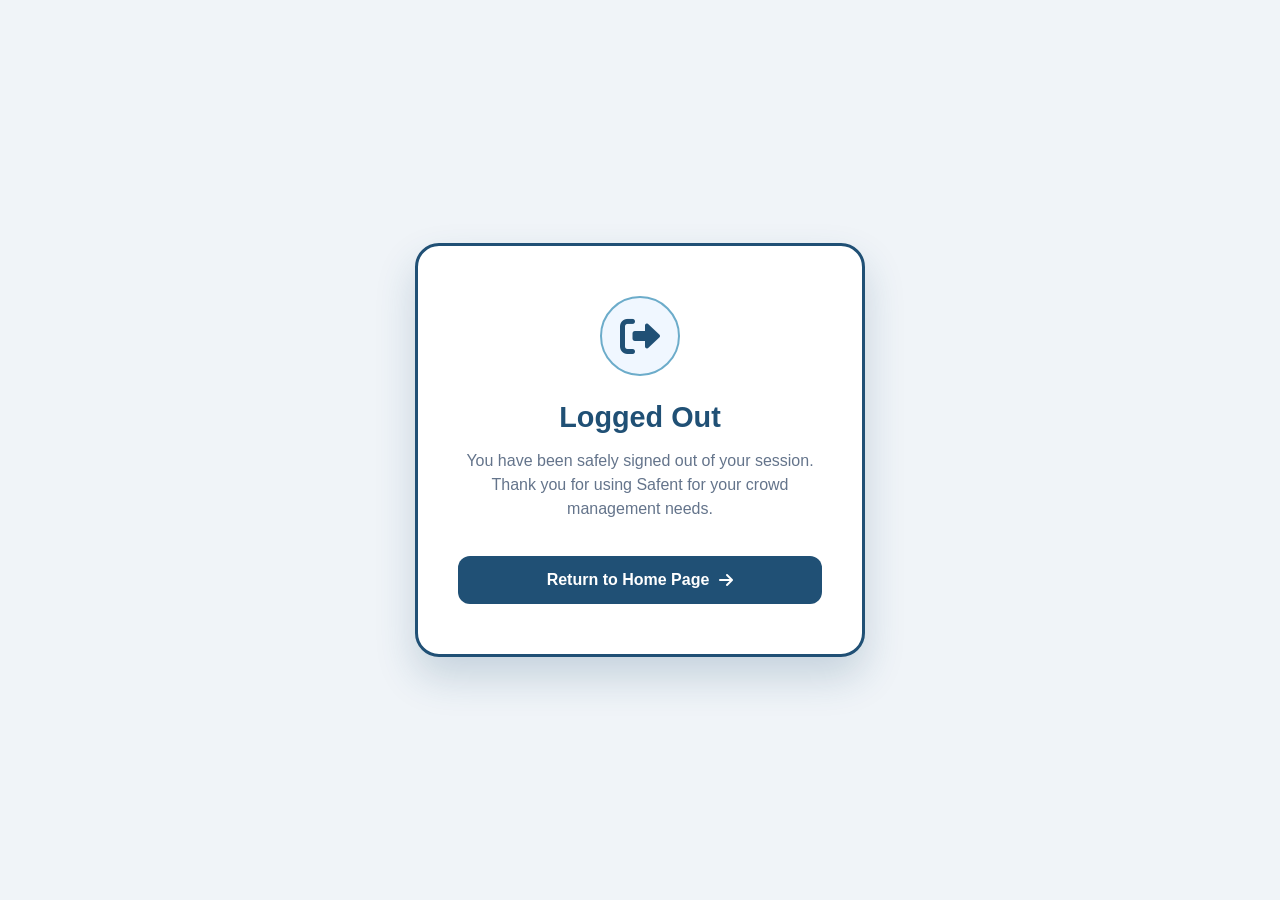
<file: logout.html>
<!DOCTYPE html>
<html lang="en">
<head>
    <meta charset="UTF-8">
    <meta name="viewport" content="width=device-width, initial-scale=1.0">
    <title>Logged Out | Safent</title>
    <link rel="stylesheet" href="https://cdnjs.cloudflare.com/ajax/libs/font-awesome/6.0.0/css/all.min.css">
    <style>
        :root {
            --primary: #205075;
            --light-blue: #6cacca;
            --bg-gray: #f0f4f8;
            --white: #ffffff;
            --accent: #158611;
        }

        * { box-sizing: border-box; margin: 0; padding: 0; }

        body {
            font-family: 'Segoe UI', sans-serif;
            background-color: var(--bg-gray);
            height: 100vh;
            display: flex;
            align-items: center;
            justify-content: center;
        }

        /* --- Logout Card with Dark Outline --- */
        .logout-card {
            background: var(--white);
            width: 90%;
            max-width: 450px;
            padding: 50px 40px;
            border-radius: 24px;
            border: 3px solid var(--primary); /* Darker Outline */
            box-shadow: 0 20px 40px rgba(32, 80, 117, 0.2);
            text-align: center;
            animation: popIn 0.5s cubic-bezier(0.26, 0.53, 0.74, 1.48);
        }

        @keyframes popIn {
            0% { opacity: 0; transform: scale(0.9); }
            100% { opacity: 1; transform: scale(1); }
        }

        .icon-box {
            width: 80px;
            height: 80px;
            background: #f0f7ff;
            color: var(--primary);
            border-radius: 50%;
            display: flex;
            align-items: center;
            justify-content: center;
            font-size: 2.5rem;
            margin: 0 auto 25px;
            border: 2px solid var(--light-blue);
        }

        h2 { color: var(--primary); margin-bottom: 15px; font-size: 1.8rem; }
        p { color: #64748b; margin-bottom: 35px; line-height: 1.5; }

        /* Interactive Login Button */
        .btn-relogin {
            display: inline-flex;
            align-items: center;
            justify-content: center;
            gap: 10px;
            background: var(--primary);
            color: white;
            text-decoration: none;
            padding: 15px 35px;
            border-radius: 12px;
            font-weight: 800;
            width: 100%;
            transition: all 0.3s ease;
            border: none;
            cursor: pointer;
        }

        .btn-relogin:hover {
            background: var(--light-blue);
            transform: translateY(-3px);
            box-shadow: 0 8px 20px rgba(108, 172, 202, 0.4);
        }

        .btn-relogin i { transition: transform 0.3s; }
        .btn-relogin:hover i { transform: translateX(5px); }

    </style>
</head>
<body>

    <div class="logout-card">
        <div class="icon-box">
            <i class="fas fa-sign-out-alt"></i>
        </div>
        <h2>Logged Out</h2>
        <p>You have been safely signed out of your session. Thank you for using Safent for your crowd management needs.</p>

        <a href="home.html" class="btn-relogin">
            Return to Home Page <i class="fas fa-arrow-right"></i>
        </a>
    </div>

</body>
</html>
</file>
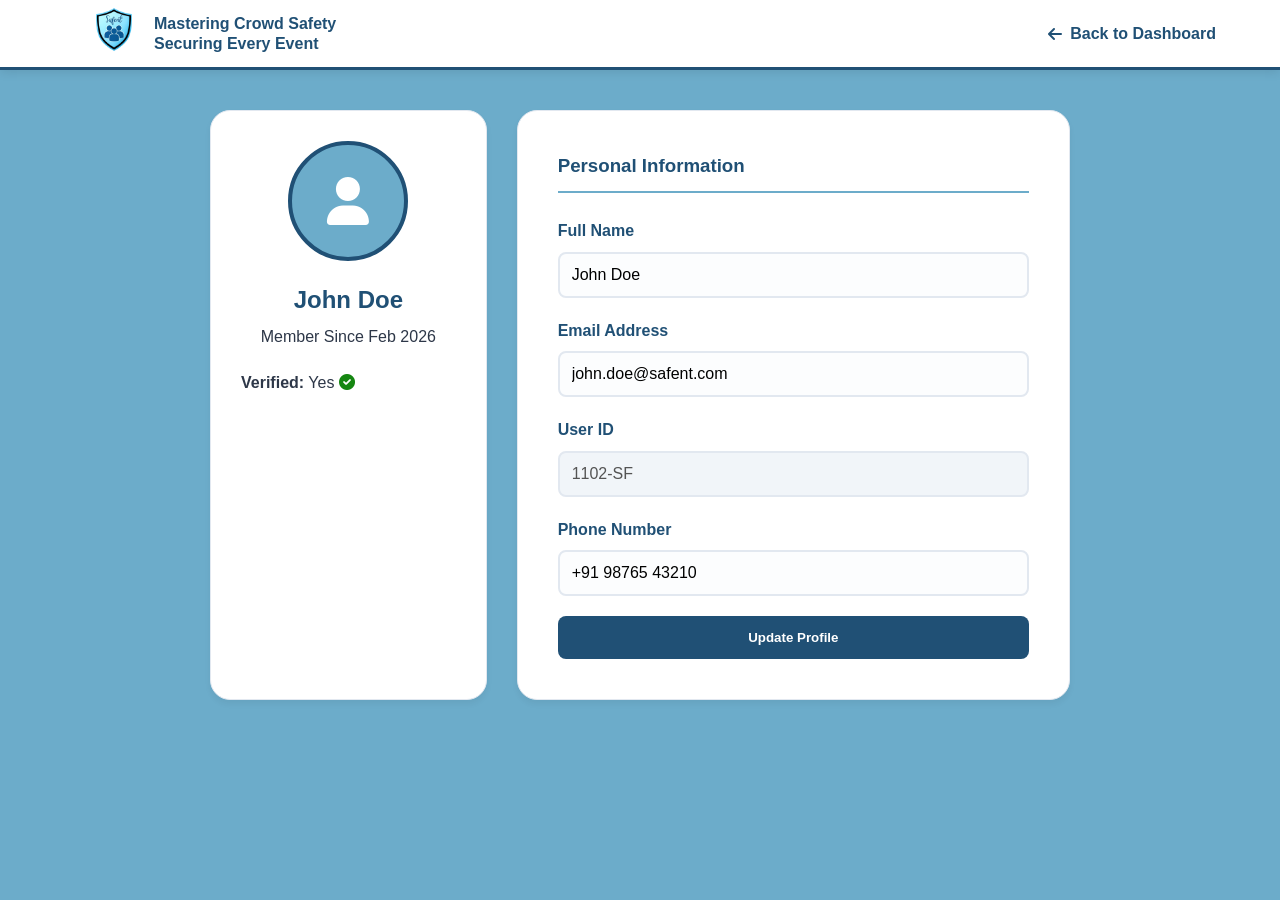
<file: MyAccount.html>
<!DOCTYPE html>
<html lang="en">
<head>
    <meta charset="UTF-8">
    <meta name="viewport" content="width=device-width, initial-scale=1.0">
    <title>My Account | Mastering Crowd Safety</title>
    <link rel="stylesheet" href="https://cdnjs.cloudflare.com/ajax/libs/font-awesome/6.0.0/css/all.min.css">
    <style>
        :root {
            --primary: #205075;
            --accent: #158611;
            --light-blue: #6cacca;
            --bg-gray: #6cacca;
            --white: #ffffff;
            --text-dark: #2d3748;
        }

        * { box-sizing: border-box; margin: 0; padding: 0; }

        body {
            font-family: 'Segoe UI', Roboto, Helvetica, Arial, sans-serif;
            background-color: var(--bg-gray);
            color: var(--text-dark);
            line-height: 1.6;
        }

        /* --- Matching Navbar --- */
        /* --- CSS Changes to Match Dashboard --- */
.navbar {
    display: flex;
    justify-content: space-between;
    align-items: center;
    padding: 0.8rem 5%;
    background: var(--white);
    box-shadow: 0 2px 10px rgba(0,0,0,0.1);
    position: sticky;
    top: 0;
    z-index: 1000;
    border-bottom: 3px solid var(--primary);
    height: 70px; /* Keep height consistent with dashboard */
}

.logo-group {
    display: flex;
    flex-direction: row;
    align-items: center;
    gap: 12px;
    cursor: pointer;
}

/* Perfect vertical centering for the logo */
.logo-container {
    width: 100px;        /* Slightly larger for visibility */
    height: 100px; 
    position: absolute; 
    top: 50%;            /* Start at the vertical midpoint of the navbar */
    transform: translateY(-50%); /* Pull back up by exactly half its own height */
    left: 5%;           
    display: flex;
    align-items: center;
    justify-content: center;
    z-index: 1001;
}

/* Center the text block relative to the logo's center line */
.header-text {
    margin-left: 90px;  /* Clearance for the larger logo */
    display: flex;
    flex-direction: column;
    justify-content: center; /* Vertically centers the two lines of text */
    height: 100%;
}

.header-text p {
    margin: 0;
    line-height: 1.2;    /* Balanced spacing between title and tagline */
    font-weight: 700;
    color: var(--primary);
}

.main-logo {
    width: 100%;
    height: 100%;
    object-fit: contain;
}


.btn-back {
    text-decoration: none;
    color: var(--primary);
    font-weight: 700;
    display: flex;
    align-items: center;
    gap: 8px;
    transition: 0.3s;
}
        .btn-back:hover { color: var(--light-blue); }

        /* --- Account Page Content --- */
        .container { max-width: 900px; margin: 40px auto; padding: 0 20px; }
        .account-grid { display: grid; grid-template-columns: 1fr 2fr; gap: 30px; }

        .profile-card {
            background: var(--white);
            padding: 30px;
            border-radius: 20px;
            text-align: center;
            border: 1px solid #e2e8f0;
            box-shadow: 0 4px 6px rgba(0,0,0,0.05);
        }

        .profile-avatar {
            width: 120px; height: 120px;
            background: var(--light-blue);
            border-radius: 50%;
            margin: 0 auto 20px;
            display: flex; align-items: center; justify-content: center;
            font-size: 3rem; color: white;
            border: 4px solid var(--primary);
        }

        .profile-card h2 { color: var(--primary); margin-bottom: 5px; }

        .details-card {
            background: var(--white); padding: 40px;
            border-radius: 20px; border: 1px solid #e2e8f0;
            box-shadow: 0 4px 6px rgba(0,0,0,0.05);
        }

        .details-card h3 { 
            color: var(--primary); margin-bottom: 25px; 
            border-bottom: 2px solid var(--light-blue); padding-bottom: 10px;
        }

        .form-group { margin-bottom: 20px; }
        .form-group label { display: block; font-weight: 700; margin-bottom: 8px; color: var(--primary); }
        .form-group input {
            width: 100%; padding: 12px;
            border: 2px solid #e2e8f0; border-radius: 8px;
            font-size: 1rem; outline: none; background-color: #fcfdfe;
        }

        .btn-save {
            background: var(--primary); color: white;
            padding: 14px 30px; border: none; border-radius: 8px;
            font-weight: 700; cursor: pointer; transition: 0.3s; width: 100%;
        }
        .btn-save:hover { background: var(--accent); }

        @media (max-width: 768px) { .account-grid { grid-template-columns: 1fr; } }
    </style>
</head>
<body>

   <nav class="navbar">
    <a href="Dashboard_verification.html" style="text-decoration: none; display: flex; align-items: center; color: inherit;">
        <div class="logo-group">
            <div class="logo-container">
                <img src="Safent-logo.png" alt="Safent Logo" class="main-logo">
            </div>
            <div class="header-text">
                <p>Mastering Crowd Safety</p>
                <p>Securing Every Event</p>
            </div>
        </div>
    </a>

    <a href="Dashboard_verification.html" class="btn-back">
        <i class="fas fa-arrow-left"></i> Back to Dashboard
    </a>
</nav>

    <main class="container">
        <div class="account-grid">
            <aside class="profile-card">
                <div class="profile-avatar"><i class="fas fa-user"></i></div>
                <h2 id="display_name">John Doe</h2>
                <p>Member Since Feb 2026</p>
                <div style="text-align: left; margin-top: 20px;">
                    <p><strong>Verified:</strong> Yes <i class="fas fa-check-circle" style="color:var(--accent)"></i></p>
                </div>
            </aside>

            <section class="details-card">
                <h3>Personal Information</h3>
                <form id="accountForm">
                    <div class="form-group">
                        <label>Full Name</label>
                        <input type="text" id="input_name">
                    </div>
                    <div class="form-group">
                        <label>Email Address</label>
                        <input type="email" id="input_email">
                    </div>
                    <div class="form-group">
                        <label>User ID</label>
                        <input type="text" value="1102-SF" disabled style="background:#f1f5f9;">
                    </div>
                    <div class="form-group">
                        <label>Phone Number</label>
                        <input type="tel" id="input_phone" value="+91 98765 43210">
                    </div>
                    <button type="button" class="btn-save" onclick="saveData()">Update Profile</button>
                </form>
            </section>
        </div>
    </main>

    <script>
        // Load data on page start
        window.onload = function() {
            const savedName = localStorage.getItem('userName') || "John Doe";
            const savedEmail = localStorage.getItem('userEmail') || "john.doe@safent.com";
            const savedPhone = localStorage.getItem('userPhone') || "+91 98765 43210";

            document.getElementById('display_name').innerText = savedName;
            document.getElementById('input_name').value = savedName;
            document.getElementById('input_email').value = savedEmail;
            document.getElementById('input_phone').value = savedPhone;
        };

        function saveData() {
            const newName = document.getElementById('input_name').value;
            const newEmail = document.getElementById('input_email').value;
            const newPhone = document.getElementById('input_phone').value;

            // Save to browser memory
            localStorage.setItem('userName', newName);
            localStorage.setItem('userEmail', newEmail);
            localStorage.setItem('userPhone', newPhone);

            // Update the sidebar heading instantly
            document.getElementById('display_name').innerText = newName;

            alert("Changes saved successfully!");
        }
    </script>
</body>
</html>
</file>
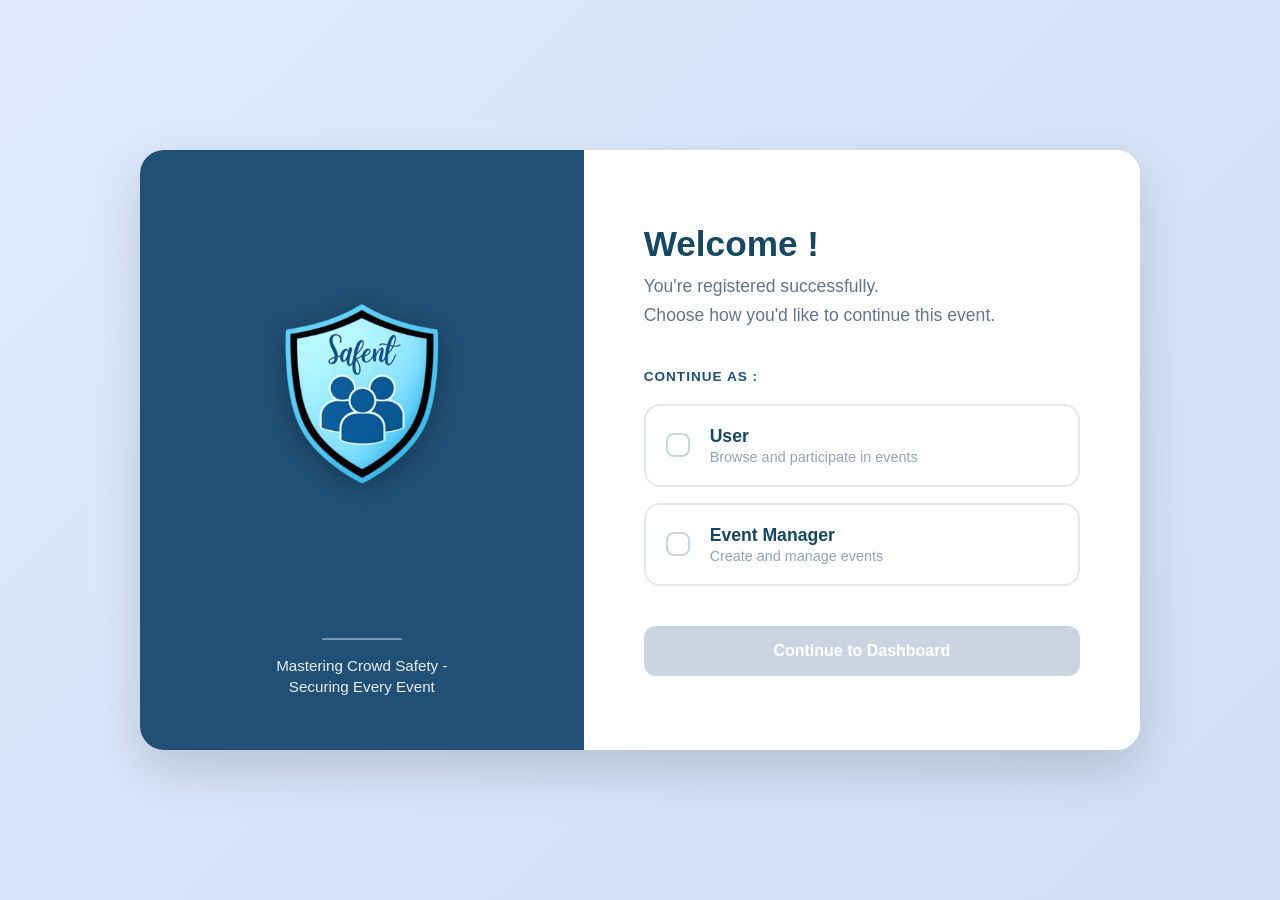
<file: Role.html>
<!DOCTYPE html>
<html lang="en">
<head>
    <meta charset="UTF-8">
    <meta name="viewport" content="width=device-width, initial-scale=1.0">
    <title>Welcome | Choose Your Role</title>
    <style>
        :root {
            --primary: #205075;
            --light-blue: #6cacca;
            --dark-blue: #154861;
            --white: #ffffff;
            --gray-bg: #f8fafc;
            --transition: all 0.3s cubic-bezier(0.25, 0.8, 0.25, 1);
        }

        * {
            box-sizing: border-box;
            margin: 0;
            padding: 0;
            font-family: 'Segoe UI', Roboto, Helvetica, Arial, sans-serif;
        }

        body {
            background: linear-gradient(135deg, #e0eafc 0%, #cfdef3 100%);
            height: 100vh;
            display: flex;
            align-items: center;
            justify-content: center;
            padding: 20px;
        }

        .container {
            display: flex;
            width: 100%;
            max-width: 1000px;
            height: 600px;
            background: var(--white);
            border-radius: 24px;
            box-shadow: 0 20px 50px rgba(0,0,0,0.15);
            overflow: hidden;
        }

        /* Branding Section (Left) */
        .branding {
            flex: 1;
            background-color: var(--primary);
            display: flex;
            flex-direction: column;
            align-items: center;
            justify-content: center; /* Keeps the whole group centered in the blue panel */
            color: white;
            padding: 40px;
            text-align: center;
        }

        /* Wrapper to lock spacing between logo, line, and text */
        .brand-content {
            display: flex;
            flex-direction: column;
            align-items: center;
            width: 100%;
        }

        .logo-img {
            width: 280px; 
            height: auto;
            filter: drop-shadow(0 4px 12px rgba(0,0,0,0.3));
            display: block;
        }

        /* The Divider Line */
        .divider {
            width: 80px;
            height: 2px;
            background-color: rgba(255, 255, 255, 0.4);
            margin: 15px 0; /* Adjust these 15px to change space above/below line */
            border-radius: 2px;
        }

        .tagline {
            font-size: 0.95rem;
            line-height: 1.4;
            max-width: 220px;
            opacity: 0.9;
            margin: 0; /* Ensures tagline stays tight to the divider */
        }

        /* Selection Section (Right) */
        .selection-panel {
            flex: 1.2;
            padding: 60px;
            display: flex;
            flex-direction: column;
            justify-content: center;
            background: var(--white);
        }

        h1 {
            color: var(--dark-blue);
            font-size: 2.2rem;
            margin-bottom: 8px;
        }

        .welcome-text {
            color: #64748b;
            font-size: 1.1rem;
            margin-bottom: 40px;
            line-height: 1.6;
        }

        .section-label {
            font-weight: 700;
            color: var(--primary);
            text-transform: uppercase;
            font-size: 0.85rem;
            letter-spacing: 1px;
            margin-bottom: 20px;
        }

        /* Role Cards */
        .options-group {
            display: flex;
            flex-direction: column;
            gap: 16px;
        }

        .role-card {
            display: flex;
            align-items: center;
            padding: 20px;
            border: 2px solid #e2e8f0;
            border-radius: 16px;
            cursor: pointer;
            transition: var(--transition);
        }

        .role-card:hover {
            border-color: var(--light-blue);
            background-color: #f0f9ff;
            transform: translateY(-2px);
        }

        .role-card.selected {
            border-color: var(--primary);
            background-color: #f1f5f9;
            box-shadow: 0 4px 12px rgba(32, 80, 117, 0.1);
        }

        .custom-checkbox {
            width: 24px;
            height: 24px;
            border: 2px solid #cbd5e1;
            border-radius: 8px;
            margin-right: 20px;
            display: flex;
            align-items: center;
            justify-content: center;
            transition: var(--transition);
        }

        .role-card.selected .custom-checkbox {
            background-color: var(--primary);
            border-color: var(--primary);
        }

        .role-card.selected .custom-checkbox::after {
            content: '✓';
            color: white;
            font-size: 14px;
            font-weight: bold;
        }

        .role-info h3 {
            color: var(--dark-blue);
            font-size: 1.1rem;
            margin-bottom: 2px;
        }

        .role-info p {
            color: #94a3b8;
            font-size: 0.9rem;
        }

        /* Action Button */
        .action-btn {
            margin-top: 40px;
            padding: 16px;
            border: none;
            border-radius: 12px;
            background-color: #cbd5e1;
            color: white;
            font-size: 1rem;
            font-weight: 600;
            cursor: not-allowed;
            transition: var(--transition);
        }

        .action-btn.ready {
            background-color: var(--primary);
            cursor: pointer;
            box-shadow: 0 10px 20px rgba(32, 80, 117, 0.2);
        }

        @media (max-width: 768px) {
            .container { flex-direction: column; height: auto; }
            .branding { padding: 60px 20px; }
            .selection-panel { padding: 40px 20px; }
        }
    </style>
</head>
<body>

    <div class="container">
        <div class="branding">
            <div class="brand-content">
                <img src="Safent-logo.png" alt="Safent Logo" class="logo-img">
                <div class="divider"></div>
                <p class="tagline">Mastering Crowd Safety - Securing Every Event</p>
            </div>
        </div>

        <div class="selection-panel">
            <h1>Welcome !</h1>
            <p class="welcome-text">You're registered successfully.<br>Choose how you'd like to continue this event.</p>

            <p class="section-label">Continue as :</p>

            <div class="options-group">
                <div class="role-card" onclick="selectRole(this, 'User')">
                    <div class="custom-checkbox"></div>
                    <div class="role-info">
                        <h3>User</h3>
                        <p>Browse and participate in events</p>
                    </div>
                </div>

                <div class="role-card" onclick="selectRole(this, 'Event Manager')">
                    <div class="custom-checkbox"></div>
                    <div class="role-info">
                        <h3>Event Manager</h3>
                        <p>Create and manage events</p>
                    </div>
                </div>
            </div>

            <button id="submitBtn" class="action-btn" disabled>Continue to Dashboard</button>
        </div>
    </div>

    <script>
        function selectRole(element, roleName) {
            // Remove selection from all cards
            document.querySelectorAll('.role-card').forEach(card => card.classList.remove('selected'));
            
            // Add selection to clicked card
            element.classList.add('selected');

            // Update button state
            const btn = document.getElementById('submitBtn');
            btn.disabled = false;
            btn.classList.add('ready');
            btn.innerText = `Continue as ${roleName}`;
        }
    </script>
</body>
</html>
</file>
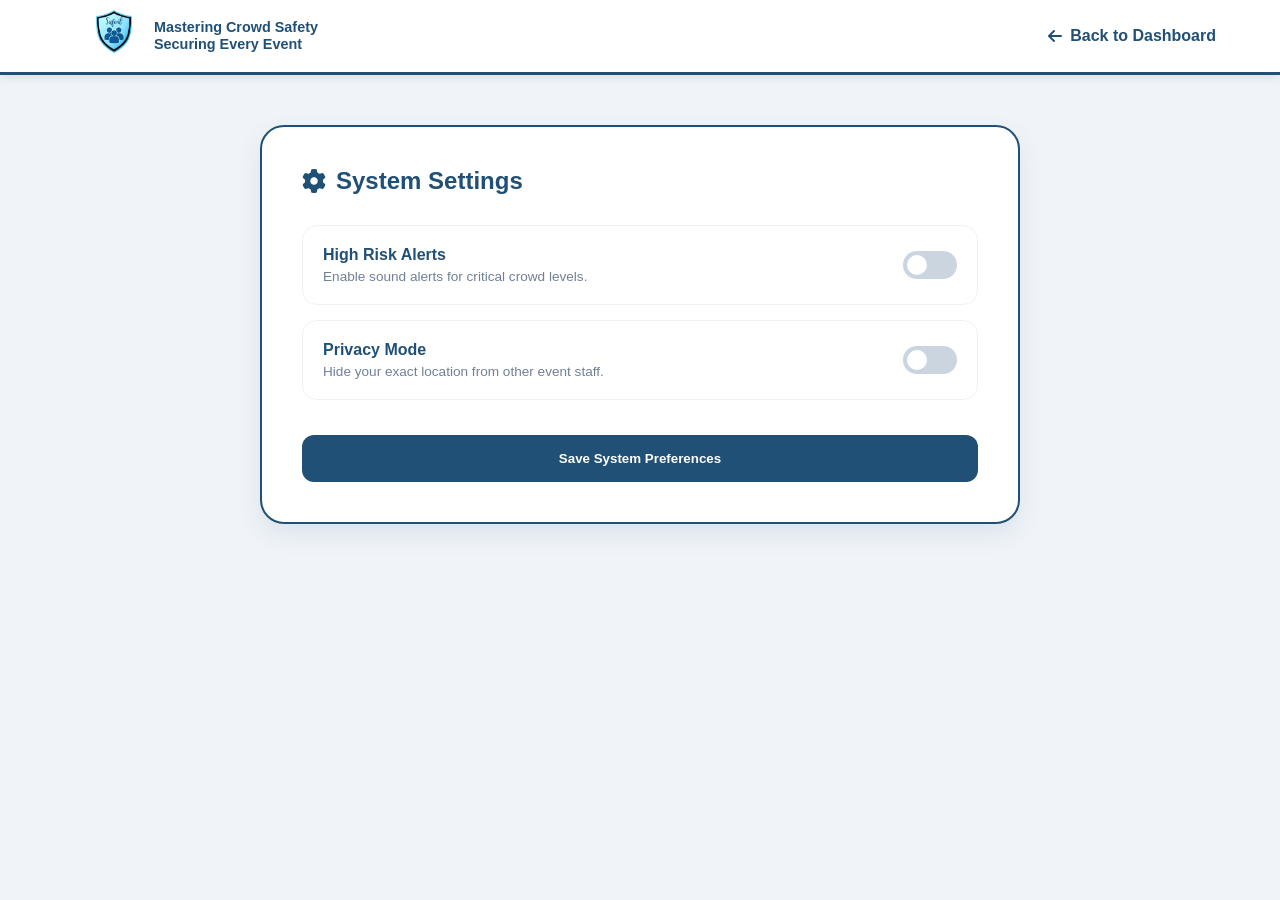
<file: Settings.html>
<!DOCTYPE html>
<html lang="en">
<head>
    <meta charset="UTF-8">
    <meta name="viewport" content="width=device-width, initial-scale=1.0">
    <title>Settings | Safent</title>
    <link rel="stylesheet" href="https://cdnjs.cloudflare.com/ajax/libs/font-awesome/6.0.0/css/all.min.css">
    <style>
        :root {
            --primary: #205075; /* Your Darker Primary Color */
            --accent: #158611;
            --light-blue: #6cacca;
            --bg-gray: #f0f4f8;
            --white: #ffffff;
            --text-dark: #2d3748;
        }

        * { box-sizing: border-box; margin: 0; padding: 0; }

        body {
            font-family: 'Segoe UI', sans-serif;
            background-color: var(--bg-gray);
            color: var(--text-dark);
        }

        /* --- Navbar Styles --- */
        .navbar {
            display: flex;
            justify-content: space-between;
            align-items: center;
            padding: 0.8rem 5%;
            background: var(--white);
            box-shadow: 0 2px 10px rgba(0,0,0,0.1);
            position: sticky;
            top: 0;
            z-index: 1000;
            height: 75px;
            border-bottom: 3px solid var(--primary); /* Updated to Darker Color */
        }
/* Update this container to center the logo and make it larger */
.logo-container {
    width: 100px;        /* Increased size to make it bigger */
    height: 100px;       /* Increased height */
    position: absolute;  
    top: 50%;            /* Position the top at the middle of the navbar */
    transform: translateY(-50%); /* Pull it back up by half its height to perfect center */
    left: 5%;           
    z-index: 1001;
    cursor: pointer;
    display: flex;
    align-items: center;
    justify-content: center;
}

/* Ensure the logo maintains its aspect ratio */
.main-logo { 
    width: 100%; 
    height: 100%; 
    object-fit: contain; 
}
/* Update the logo group to align items in the absolute center */
.logo-group {
    display: flex;
    flex-direction: row;
    align-items: center; /* This centers the whole text block vertically with the logo */
    gap: 12px;
    height: 100%;       /* Ensures it uses the full height of the container */
}

/* Update the text block to be a centered column */
.header-text {
    margin-left: 90px;  /* Keep this to clear the larger absolute logo */
    display: flex;
    flex-direction: column;
    justify-content: center; /* Centers the two lines of text relative to each other */
}

/* Remove all default spacing from the p tags */
.header-text p {
    margin: 0;
    padding: 0;
    line-height: 1.2;    /* Tightens the gap between the two lines */
    font-weight: 700;
    color: var(--primary);
    font-size: 0.9rem;
}

        /* Updated Back Button to Darker Color */
        .btn-back {
            text-decoration: none;
            color: var(--primary); /* Changed to Darker Primary Blue */
            font-weight: 800;
            display: flex;
            align-items: center;
            gap: 8px;
            transition: all 0.2s ease;
        }
        .btn-back:hover { 
            color: var(--light-blue);
            transform: translateX(-5px); 
        }

        /* --- Settings Container --- */
        .container { max-width: 800px; margin: 50px auto; padding: 0 20px; }
        
        /* Updated Card with Darker Outline */
        .settings-card {
            background: var(--white);
            padding: 40px;
            border-radius: 24px;
            border: 2px solid var(--primary); /* Darker Outline Added */
            box-shadow: 0 10px 25px rgba(32, 80, 117, 0.1); 
        }

        h2 { color: var(--primary); margin-bottom: 30px; display: flex; align-items: center; gap: 10px; }

        /* Interactive Setting Rows */
        .setting-row {
            display: flex;
            justify-content: space-between;
            align-items: center;
            padding: 20px;
            margin-bottom: 15px;
            border-radius: 15px;
            background: #fff;
            border: 1px solid #eef2f6;
            transition: all 0.3s ease;
        }

        .setting-row:hover {
            border-color: var(--primary); /* Darker Outline on Hover */
            transform: translateY(-2px);
        }

        .info h4 { color: var(--primary); margin-bottom: 5px; }
        .info p { font-size: 0.85rem; color: #718096; }

        /* Toggle Switches */
        .switch {
            position: relative;
            display: inline-block;
            width: 54px;
            height: 28px;
        }
        .switch input { opacity: 0; width: 0; height: 0; }
        .slider {
            position: absolute;
            cursor: pointer;
            top: 0; left: 0; right: 0; bottom: 0;
            background-color: #cbd5e0;
            transition: .4s;
            border-radius: 34px;
        }
        .slider:before {
            position: absolute;
            content: "";
            height: 20px; width: 20px;
            left: 4px; bottom: 4px;
            background-color: white;
            transition: .4s;
            border-radius: 50%;
        }
        input:checked + .slider { background-color: var(--accent); }
        input:checked + .slider:before { transform: translateX(26px); }

        .btn-save-glow {
            background: var(--primary); /* Darker Save Button */
            color: white;
            padding: 16px;
            border: none;
            border-radius: 12px;
            font-weight: 800;
            width: 100%;
            cursor: pointer;
            margin-top: 20px;
            transition: all 0.3s;
        }

        .btn-save-glow:hover {
            background: var(--light-blue);
            transform: scale(1.01);
        }
    </style>
</head>
<body>

    <nav class="navbar">
        <div class="logo-container" onclick="location.href='Dashboard_verification.html'">
            <img src="Safent-logo.png" alt="Safent Logo" class="main-logo">
        </div>
        <div class="header-text">
            <p>Mastering Crowd Safety</p>
            <p>Securing Every Event</p>
        </div>
        <a href="Dashboard_verification.html" class="btn-back">
            <i class="fas fa-arrow-left"></i> Back to Dashboard
        </a>
    </nav>

    <main class="container">
        <div class="settings-card">
            <h2><i class="fas fa-cog" style="color:var(--primary)"></i> System Settings</h2>

            <div class="setting-row">
                <div class="info">
                    <h4>High Risk Alerts</h4>
                    <p>Enable sound alerts for critical crowd levels.</p>
                </div>
                <label class="switch">
                    <input type="checkbox" id="risk_alert">
                    <span class="slider"></span>
                </label>
            </div>

            <div class="setting-row">
                <div class="info">
                    <h4>Privacy Mode</h4>
                    <p>Hide your exact location from other event staff.</p>
                </div>
                <label class="switch">
                    <input type="checkbox" id="privacy_mode">
                    <span class="slider"></span>
                </label>
            </div>

            <button class="btn-save-glow" onclick="applySettings()">Save System Preferences</button>
        </div>
    </main>

    <script>
        window.onload = function() {
            document.getElementById('risk_alert').checked = localStorage.getItem('alert_pref') === 'true';
            document.getElementById('privacy_mode').checked = localStorage.getItem('privacy_pref') === 'true';
        };

        function applySettings() {
            localStorage.setItem('alert_pref', document.getElementById('risk_alert').checked);
            localStorage.setItem('privacy_pref', document.getElementById('privacy_mode').checked);
            
            const btn = document.querySelector('.btn-save-glow');
            btn.innerHTML = 'Settings Saved Successfully!';
            btn.style.background = '#158611';
            
            setTimeout(() => {
                btn.innerHTML = 'Save System Preferences';
                btn.style.background = '#205075';
            }, 2000);
        }
    </script>
</body>
</html>
</file>
